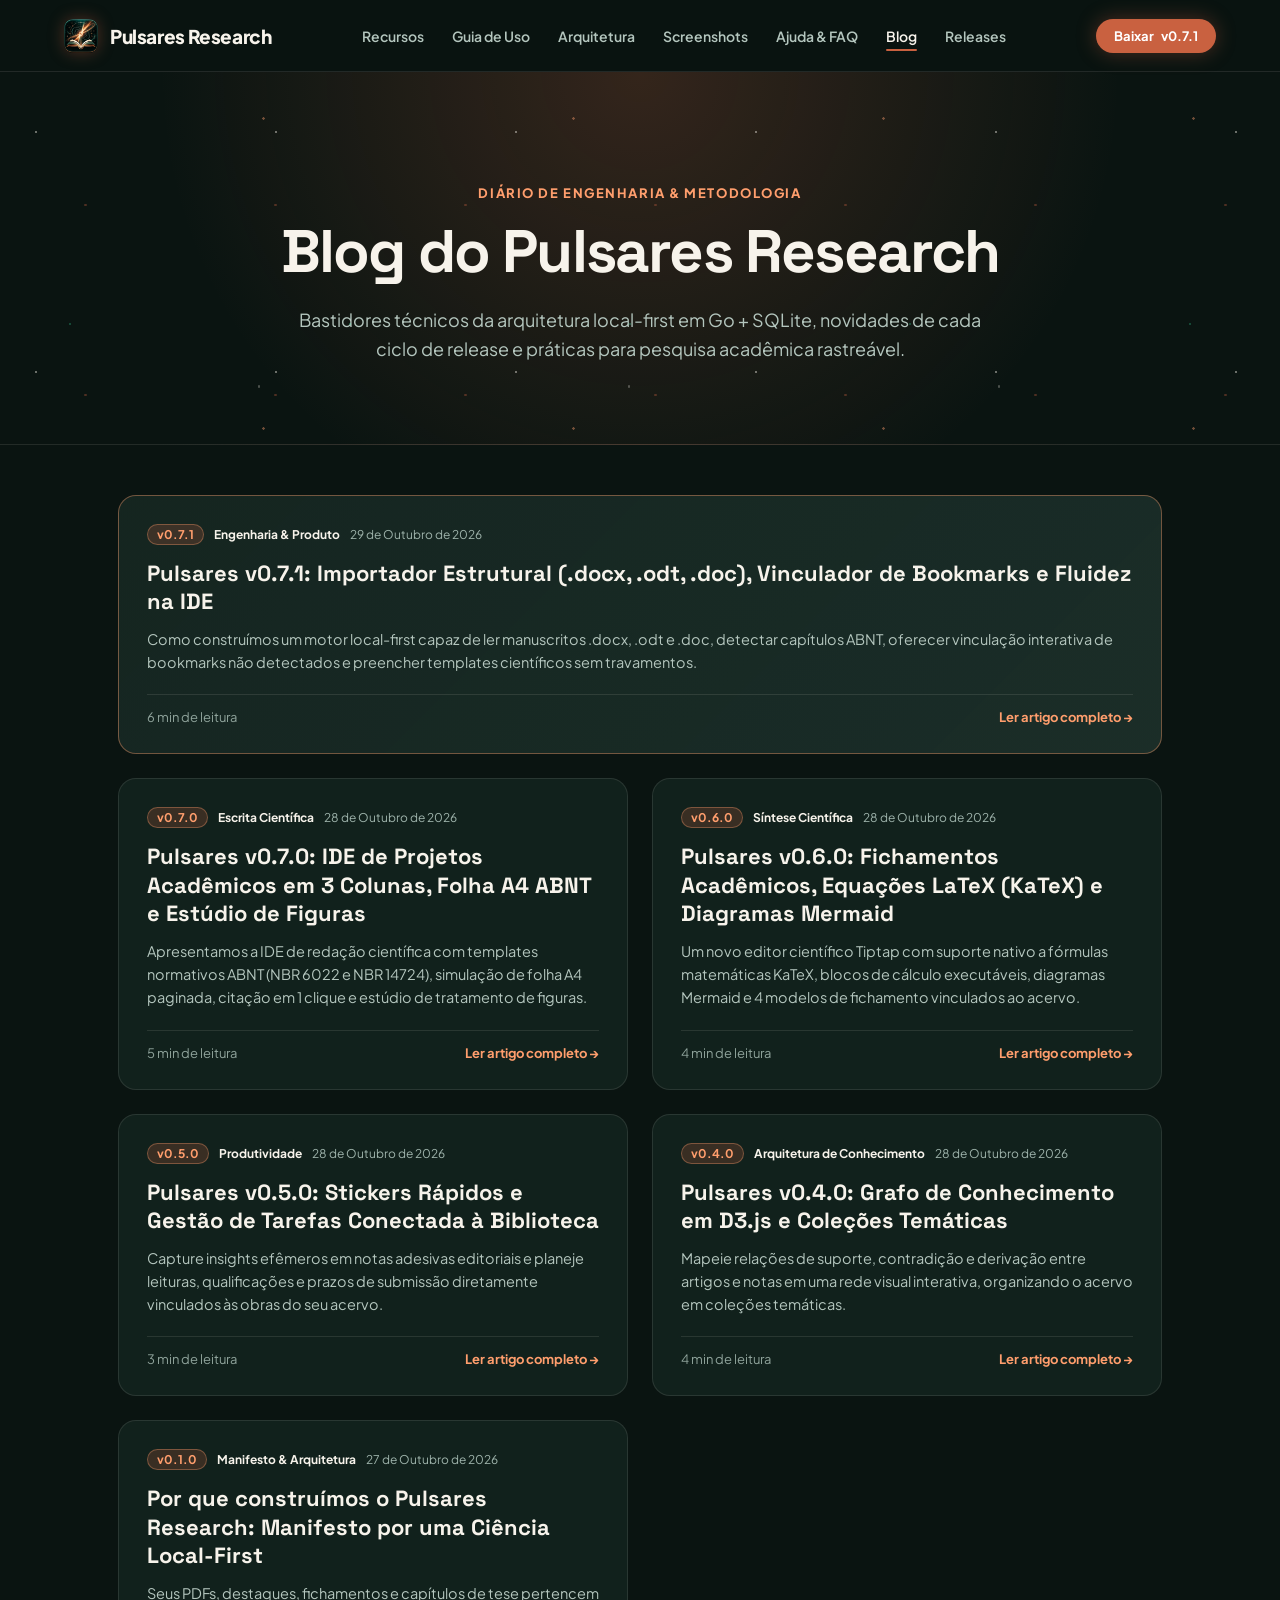
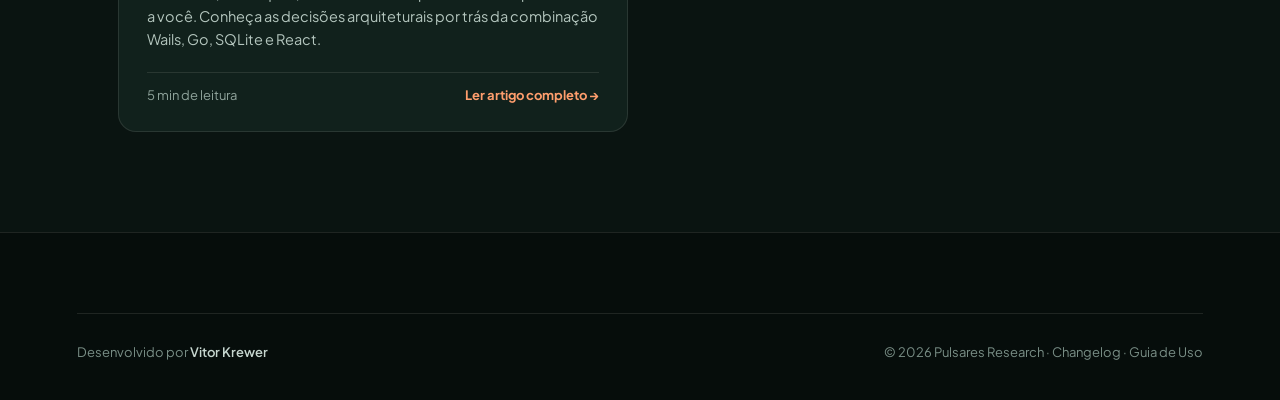
<file: blog.html>
<!doctype html>
<html lang="pt-BR">

<head>
  <meta charset="UTF-8" />
  <meta name="viewport" content="width=device-width, initial-scale=1.0" />
  <title>Blog de Engenharia &amp; Pesquisa — Pulsares Research</title>
  <meta name="description"
    content="Artigos técnicos, notas de arquitetura local-first, novidades de versão e guias de produtividade acadêmica da equipe do Pulsares Research." />
  <link rel="icon" type="image/png" href="assets/pulsares-icon.png" />
  <link rel="preconnect" href="https://fonts.googleapis.com" />
  <link rel="preconnect" href="https://fonts.gstatic.com" crossorigin />
  <link
    href="https://fonts.googleapis.com/css2?family=Plus+Jakarta+Sans:ital,wght@0,300..800;1,300..800&family=Space+Grotesk:wght@500;700&family=JetBrains+Mono:wght@400;500;600&display=swap"
    rel="stylesheet" />
  <link rel="stylesheet" href="styles.css?v=0.7.1" />
</head>

<body>
  <!-- HEADER FIXO -->
  <header class="site-header">
    <a class="brand" href="index.html" aria-label="Pulsares Research">
      <img src="assets/pulsares-icon.png" alt="Logo Pulsares Research" />
      <span>Pulsares Research</span>
    </a>

    <nav class="header-nav" aria-label="Navegação principal">
      <a href="recursos.html">Recursos</a>
      <a href="guia-usuario.html">Guia de Uso</a>
      <a href="index.html#arquitetura">Arquitetura</a>
      <a href="screenshots.html">Screenshots</a>
      <a href="help.html">Ajuda &amp; FAQ</a>
      <a class="active" href="blog.html">Blog</a>
      <a href="release.html">Releases</a>
    </nav>

    <div class="header-actions">
      <a class="header-download-btn" href="index.html#downloads">
        <span>Baixar</span>
        <span id="header-version-badge">v0.7.1</span>
      </a>
      <button class="menu-toggle-btn" id="mobile-menu-toggle" type="button" aria-label="Abrir menu de navegação"
        aria-expanded="false">
        <svg width="22" height="22" viewBox="0 0 24 24" fill="currentColor" aria-hidden="true">
          <path d="M3 6h18v2H3V6zm0 5h18v2H3v-2zm0 5h18v2H3v-2z" />
        </svg>
      </button>
    </div>
  </header>

  <!-- DRAWER MOBILE -->
  <div class="mobile-drawer-overlay" id="mobile-drawer-overlay" aria-hidden="true"></div>
  <aside class="mobile-nav-drawer" id="mobile-nav-drawer" aria-label="Navegação mobile" aria-hidden="true">
    <div class="mobile-nav-links">
      <a href="recursos.html">Recursos</a>
      <a href="guia-usuario.html">Guia de Uso</a>
      <a href="index.html#arquitetura">Arquitetura Técnica</a>
      <a href="screenshots.html">Galeria de Telas</a>
      <a href="help.html">Ajuda &amp; FAQ</a>
      <a class="active" href="blog.html">Blog</a>
      <a href="release.html">Notas de Release (Changelog)</a>
    </div>
    <div class="mobile-drawer-footer">
      <a class="btn-drawer-download" href="index.html#downloads">
        <span>Baixar Pulsares Research</span>
      </a>
      <span class="drawer-version-tag">Versão mais recente: v0.7.1</span>
    </div>
  </aside>

  <main id="top">
    <section class="page-hero">
      <div class="starfield" aria-hidden="true"></div>
      <p class="kicker">Diário de Engenharia &amp; Metodologia</p>
      <h1 class="page-title">Blog do Pulsares Research</h1>
      <p class="page-subtitle">
        Bastidores técnicos da arquitetura local-first em Go + SQLite, novidades de cada ciclo de release e práticas
        para pesquisa acadêmica rastreável.
      </p>
    </section>

    <section class="blog-container">
      <div id="blog-posts-grid" class="blog-grid">
        <!-- Populated dynamically from posts/posts.json -->
      </div>
    </section>
  </main>

  <footer class="site-footer">
    <div class="footer-bottom">
      <div class="footer-creator">
        Desenvolvido por <a href="https://www.linkedin.com/in/vitorkrewer/" target="_blank" rel="noreferrer">Vitor Krewer</a>
      </div>
      <div>
        © <span id="year"></span> Pulsares Research · <a href="release.html">Changelog</a> · <a href="guia-usuario.html">Guia de Uso</a>
      </div>
    </div>
  </footer>

  <script src="script.js?v=0.7.1"></script>
  <script>
    (function () {
      const grid = document.getElementById('blog-posts-grid');
      fetch('posts/posts.json')
        .then(function (r) { return r.json(); })
        .then(function (posts) {
          grid.innerHTML = posts.map(function (post) {
            const featuredClass = post.featured ? ' blog-card-featured' : '';
            return (
              '<article class="blog-card' + featuredClass + '">' +
              '<div class="blog-card-meta">' +
              '<span class="blog-badge">' + post.version + '</span>' +
              '<span class="blog-category">' + post.category + '</span>' +
              '<time datetime="' + post.date + '">' + post.displayDate + '</time>' +
              '</div>' +
              '<h2 class="blog-card-title"><a href="post.html?slug=' + post.slug + '">' + post.title + '</a></h2>' +
              '<p class="blog-card-excerpt">' + post.excerpt + '</p>' +
              '<div class="blog-card-footer">' +
              '<span class="blog-reading-time">' + post.readingTime + '</span>' +
              '<a href="post.html?slug=' + post.slug + '" class="blog-read-link">Ler artigo completo &rarr;</a>' +
              '</div>' +
              '</article>'
            );
          }).join('');
        })
        .catch(function () {
          grid.innerHTML = '<p>Não foi possível carregar os artigos do blog.</p>';
        });
    })();
  </script>
</body>

</html>
</file>
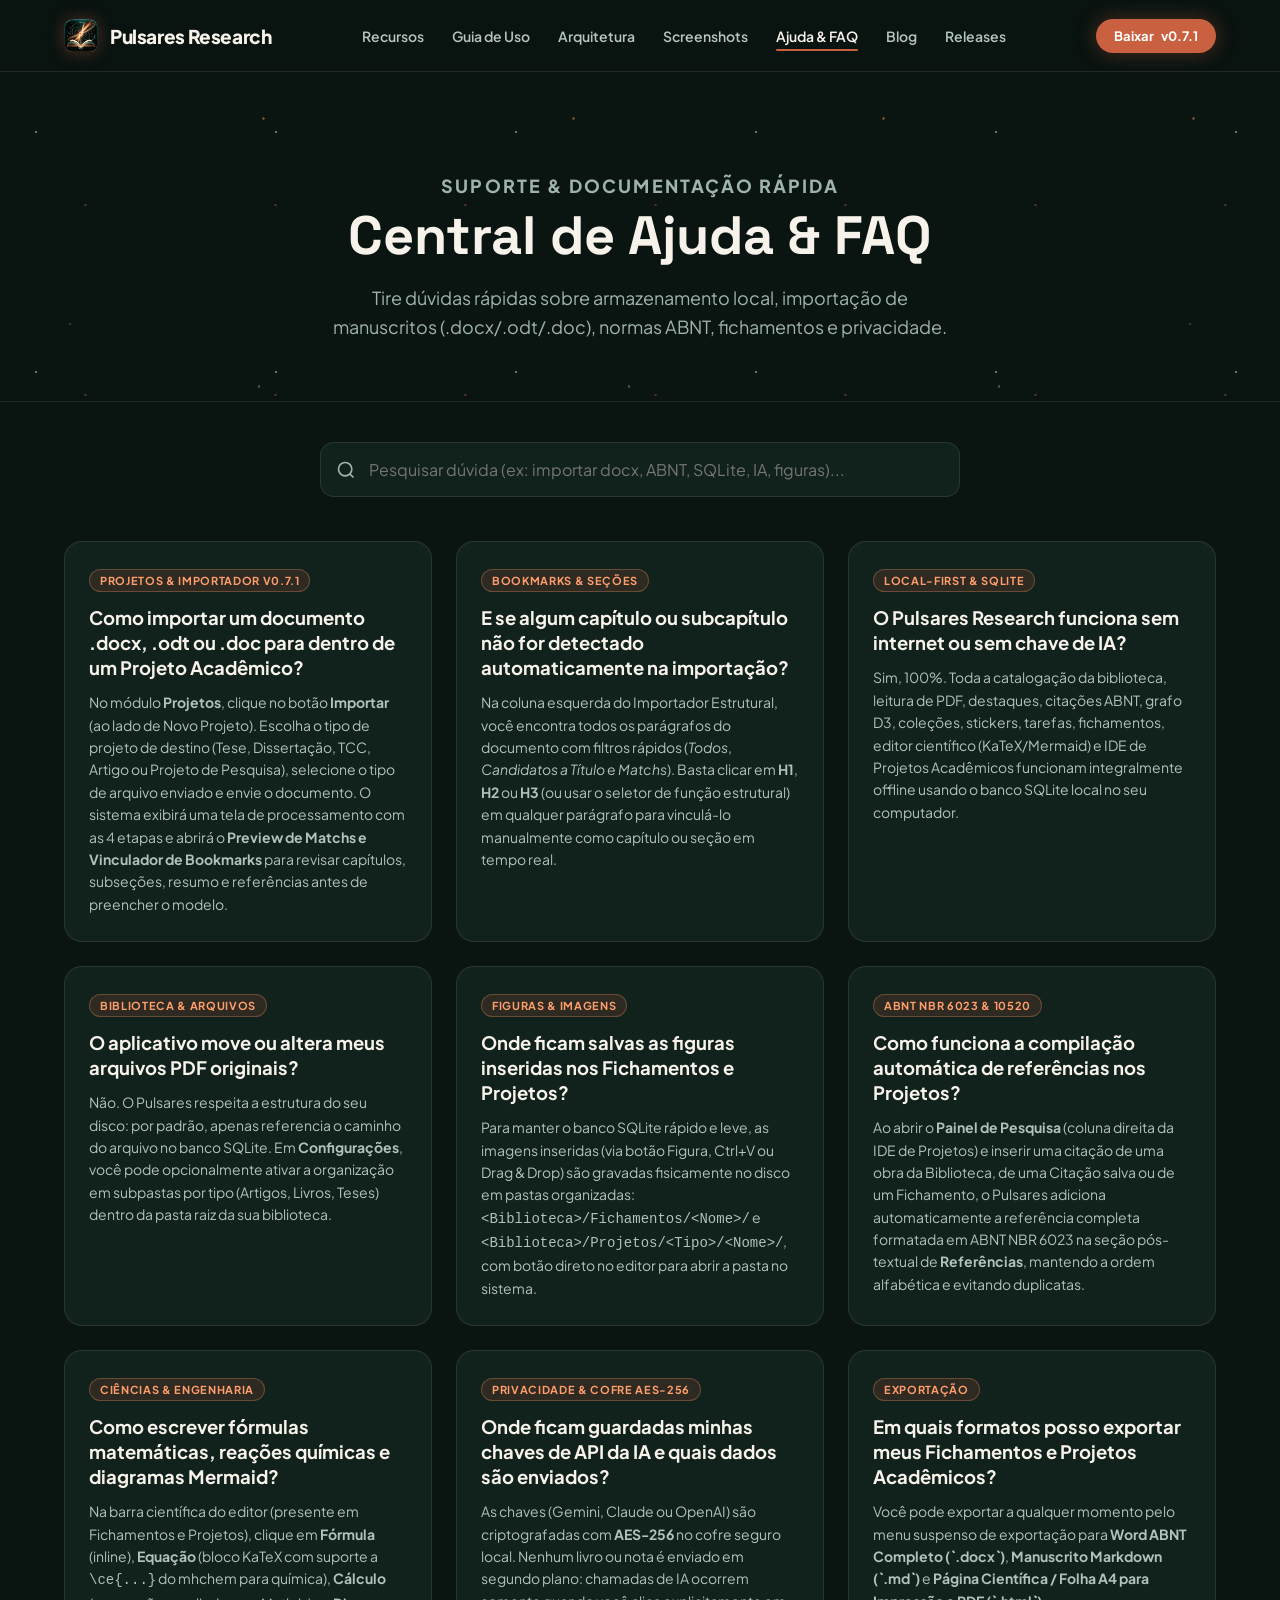
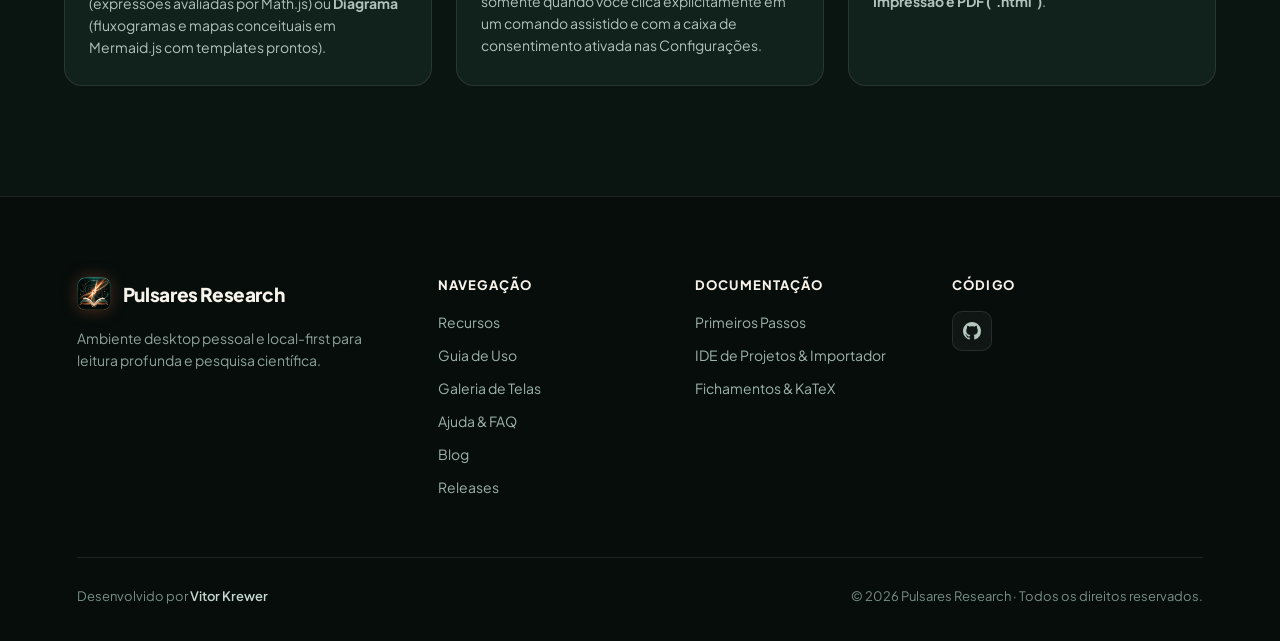
<file: help.html>
<!doctype html>
<html lang="pt-BR">

<head>
  <meta charset="UTF-8" />
  <meta name="viewport" content="width=device-width, initial-scale=1.0" />
  <meta name="description" content="Central de Ajuda e Perguntas Frequentes (FAQ) do Pulsares Research." />
  <link rel="icon" type="image/png" href="assets/pulsares-icon.png" />
  <title>Ajuda &amp; FAQ — Pulsares Research</title>

  <link rel="preconnect" href="https://fonts.googleapis.com" />
  <link rel="preconnect" href="https://fonts.gstatic.com" crossorigin />
  <link
    href="https://fonts.googleapis.com/css2?family=Plus+Jakarta+Sans:ital,wght@0,300..800;1,300..800&family=Space+Grotesk:wght@500;700&display=swap"
    rel="stylesheet" />

  <link rel="stylesheet" href="styles.css?v=0.7.1" />
  <style>
    .help-hero {
      position: relative;
      padding: 100px 20px 60px;
      text-align: center;
      border-bottom: 1px solid var(--border-subtle);
      overflow: hidden;
    }
    .help-hero h1 {
      font-family: 'Space Grotesk', Georgia, serif;
      font-size: clamp(34px, 4.5vw, 54px);
      font-weight: 800;
      color: var(--paper-100);
      margin: 0 0 14px;
    }
    .help-hero p {
      color: #9eb3ab;
      font-size: 18px;
      max-width: 640px;
      margin: 0 auto;
      line-height: 1.6;
    }
    .help-container {
      max-width: 1200px;
      margin: 0 auto;
      padding: 40px 24px 110px;
    }
    .help-search-box {
      max-width: 640px;
      margin: 0 auto 44px;
      position: relative;
    }
    .help-search-box input {
      width: 100%;
      background: var(--glass-card);
      border: 1px solid var(--border-subtle);
      border-radius: 14px;
      padding: 16px 20px 16px 48px;
      color: #fff;
      font-size: 16px;
      outline: none;
      font-family: inherit;
    }
    .help-search-box input:focus {
      border-color: var(--amber-400);
      box-shadow: 0 0 0 3px rgba(201, 97, 64, 0.25);
    }
    .help-search-box .search-icon {
      position: absolute;
      left: 16px;
      top: 50%;
      transform: translateY(-50%);
      width: 20px;
      height: 20px;
      color: #9eb3ab;
    }
    .help-grid {
      display: grid;
      grid-template-columns: repeat(auto-fill, minmax(340px, 1fr));
      gap: 24px;
    }
    .help-card {
      background: var(--glass-card);
      border: 1px solid var(--border-subtle);
      border-radius: 18px;
      padding: 26px 24px;
      display: flex;
      flex-direction: column;
      justify-content: space-between;
      transition: all 0.22s ease;
    }
    .help-card:hover {
      transform: translateY(-4px);
      border-color: rgba(255, 158, 109, 0.45);
      box-shadow: 0 16px 36px rgba(0, 0, 0, 0.45);
    }
    .help-card-badge {
      display: inline-block;
      width: fit-content;
      font-size: 11px;
      font-weight: 700;
      text-transform: uppercase;
      letter-spacing: 0.06em;
      color: var(--amber-400);
      background: rgba(201, 97, 64, 0.16);
      border: 1px solid rgba(255, 158, 109, 0.28);
      padding: 4px 10px;
      border-radius: 999px;
      margin-bottom: 14px;
    }
    .help-card h3 {
      font-size: 18.5px;
      color: var(--paper-100);
      margin: 0 0 10px;
      line-height: 1.35;
    }
    .help-card p {
      font-size: 14px;
      color: #b0c2bb;
      line-height: 1.6;
      margin: 0;
    }
  </style>
</head>

<body>
  <header class="site-header">
    <a class="brand" href="index.html" aria-label="Pulsares Research">
      <img src="assets/pulsares-icon.png" alt="Logo Pulsares Research" />
      <span>Pulsares Research</span>
    </a>

    <nav class="header-nav" aria-label="Navegação principal">
      <a href="recursos.html">Recursos</a>
      <a href="guia-usuario.html">Guia de Uso</a>
      <a href="index.html#arquitetura">Arquitetura</a>
      <a href="screenshots.html">Screenshots</a>
      <a class="active" href="help.html">Ajuda &amp; FAQ</a>
      <a href="blog.html">Blog</a>
      <a href="release.html">Releases</a>
    </nav>

    <div class="header-actions">
      <a class="header-download-btn" href="index.html#downloads">
        <span>Baixar</span>
        <span id="header-version-badge">v0.7.1</span>
      </a>
      <button class="menu-toggle-btn" id="mobile-menu-toggle" type="button" aria-label="Abrir menu de navegação"
        aria-expanded="false">
        <svg width="22" height="22" viewBox="0 0 24 24" fill="currentColor" aria-hidden="true">
          <path d="M3 6h18v2H3V6zm0 5h18v2H3v-2zm0 5h18v2H3v-2z" />
        </svg>
      </button>
    </div>
  </header>

  <div class="mobile-drawer-overlay" id="mobile-drawer-overlay" aria-hidden="true"></div>
  <aside class="mobile-nav-drawer" id="mobile-nav-drawer" aria-label="Navegação mobile" aria-hidden="true">
    <div class="mobile-nav-links">
      <a href="recursos.html">Recursos</a>
      <a href="guia-usuario.html">Guia de Uso</a>
      <a href="index.html#arquitetura">Arquitetura Técnica</a>
      <a href="screenshots.html">Galeria de Telas</a>
      <a class="active" href="help.html">Ajuda &amp; FAQ</a>
      <a href="blog.html">Blog</a>
      <a href="release.html">Notas de Release (Changelog)</a>
    </div>
    <div class="mobile-drawer-footer">
      <a class="btn-drawer-download" href="index.html#downloads">
        <span>Baixar Pulsares Research</span>
      </a>
      <span class="drawer-version-tag">Versão mais recente: v0.7.1</span>
    </div>
  </aside>

  <main id="top">
    <section class="help-hero">
      <div class="starfield" aria-hidden="true"></div>
      <p class="kicker">Suporte &amp; Documentação Rápida</p>
      <h1>Central de Ajuda &amp; FAQ</h1>
      <p>Tire dúvidas rápidas sobre armazenamento local, importação de manuscritos (.docx/.odt/.doc), normas ABNT, fichamentos e privacidade.</p>
    </section>

    <section class="help-container">
      <div class="help-search-box">
        <svg class="search-icon" viewBox="0 0 24 24" fill="none" stroke="currentColor" stroke-width="2">
          <circle cx="11" cy="11" r="8"></circle>
          <line x1="21" y1="21" x2="16.65" y2="16.65"></line>
        </svg>
        <input type="search" id="faq-search" placeholder="Pesquisar dúvida (ex: importar docx, ABNT, SQLite, IA, figuras)..." />
      </div>

      <div class="help-grid" id="faq-grid">
        <article class="help-card">
          <div>
            <span class="help-card-badge">Projetos &amp; Importador v0.7.1</span>
            <h3>Como importar um documento .docx, .odt ou .doc para dentro de um Projeto Acadêmico?</h3>
            <p>No módulo <strong>Projetos</strong>, clique no botão <strong>Importar</strong> (ao lado de Novo Projeto). Escolha o tipo de projeto de destino (Tese, Dissertação, TCC, Artigo ou Projeto de Pesquisa), selecione o tipo de arquivo enviado e envie o documento. O sistema exibirá uma tela de processamento com as 4 etapas e abrirá o <strong>Preview de Matchs e Vinculador de Bookmarks</strong> para revisar capítulos, subseções, resumo e referências antes de preencher o modelo.</p>
          </div>
        </article>

        <article class="help-card">
          <div>
            <span class="help-card-badge">Bookmarks &amp; Seções</span>
            <h3>E se algum capítulo ou subcapítulo não for detectado automaticamente na importação?</h3>
            <p>Na coluna esquerda do Importador Estrutural, você encontra todos os parágrafos do documento com filtros rápidos (<em>Todos</em>, <em>Candidatos a Título</em> e <em>Matchs</em>). Basta clicar em <strong>H1</strong>, <strong>H2</strong> ou <strong>H3</strong> (ou usar o seletor de função estrutural) em qualquer parágrafo para vinculá-lo manualmente como capítulo ou seção em tempo real.</p>
          </div>
        </article>

        <article class="help-card">
          <div>
            <span class="help-card-badge">Local-First &amp; SQLite</span>
            <h3>O Pulsares Research funciona sem internet ou sem chave de IA?</h3>
            <p>Sim, 100%. Toda a catalogação da biblioteca, leitura de PDF, destaques, citações ABNT, grafo D3, coleções, stickers, tarefas, fichamentos, editor científico (KaTeX/Mermaid) e IDE de Projetos Acadêmicos funcionam integralmente offline usando o banco SQLite local no seu computador.</p>
          </div>
        </article>

        <article class="help-card">
          <div>
            <span class="help-card-badge">Biblioteca &amp; Arquivos</span>
            <h3>O aplicativo move ou altera meus arquivos PDF originais?</h3>
            <p>Não. O Pulsares respeita a estrutura do seu disco: por padrão, apenas referencia o caminho do arquivo no banco SQLite. Em <strong>Configurações</strong>, você pode opcionalmente ativar a organização em subpastas por tipo (Artigos, Livros, Teses) dentro da pasta raiz da sua biblioteca.</p>
          </div>
        </article>

        <article class="help-card">
          <div>
            <span class="help-card-badge">Figuras &amp; Imagens</span>
            <h3>Onde ficam salvas as figuras inseridas nos Fichamentos e Projetos?</h3>
            <p>Para manter o banco SQLite rápido e leve, as imagens inseridas (via botão Figura, Ctrl+V ou Drag &amp; Drop) são gravadas fisicamente no disco em pastas organizadas: <code>&lt;Biblioteca&gt;/Fichamentos/&lt;Nome&gt;/</code> e <code>&lt;Biblioteca&gt;/Projetos/&lt;Tipo&gt;/&lt;Nome&gt;/</code>, com botão direto no editor para abrir a pasta no sistema.</p>
          </div>
        </article>

        <article class="help-card">
          <div>
            <span class="help-card-badge">ABNT NBR 6023 &amp; 10520</span>
            <h3>Como funciona a compilação automática de referências nos Projetos?</h3>
            <p>Ao abrir o <strong>Painel de Pesquisa</strong> (coluna direita da IDE de Projetos) e inserir uma citação de uma obra da Biblioteca, de uma Citação salva ou de um Fichamento, o Pulsares adiciona automaticamente a referência completa formatada em ABNT NBR 6023 na seção pós-textual de <strong>Referências</strong>, mantendo a ordem alfabética e evitando duplicatas.</p>
          </div>
        </article>

        <article class="help-card">
          <div>
            <span class="help-card-badge">Ciências &amp; Engenharia</span>
            <h3>Como escrever fórmulas matemáticas, reações químicas e diagramas Mermaid?</h3>
            <p>Na barra científica do editor (presente em Fichamentos e Projetos), clique em <strong>Fórmula</strong> (inline), <strong>Equação</strong> (bloco KaTeX com suporte a <code>\ce{...}</code> do mhchem para química), <strong>Cálculo</strong> (expressões avaliadas por Math.js) ou <strong>Diagrama</strong> (fluxogramas e mapas conceituais em Mermaid.js com templates prontos).</p>
          </div>
        </article>

        <article class="help-card">
          <div>
            <span class="help-card-badge">Privacidade &amp; Cofre AES-256</span>
            <h3>Onde ficam guardadas minhas chaves de API da IA e quais dados são enviados?</h3>
            <p>As chaves (Gemini, Claude ou OpenAI) são criptografadas com <strong>AES-256</strong> no cofre seguro local. Nenhum livro ou nota é enviado em segundo plano: chamadas de IA ocorrem somente quando você clica explicitamente em um comando assistido e com a caixa de consentimento ativada nas Configurações.</p>
          </div>
        </article>

        <article class="help-card">
          <div>
            <span class="help-card-badge">Exportação</span>
            <h3>Em quais formatos posso exportar meus Fichamentos e Projetos Acadêmicos?</h3>
            <p>Você pode exportar a qualquer momento pelo menu suspenso de exportação para <strong>Word ABNT Completo (`.docx`)</strong>, <strong>Manuscrito Markdown (`.md`)</strong> e <strong>Página Científica / Folha A4 para Impressão e PDF (`.html`)</strong>.</p>
          </div>
        </article>
      </div>
    </section>
  </main>

  <footer class="site-footer">
    <div class="footer-top">
      <div class="footer-brand-col">
        <a class="brand" href="index.html">
          <img src="assets/pulsares-icon.png" alt="" />
          <span>Pulsares Research</span>
        </a>
        <p class="footer-tagline">Ambiente desktop pessoal e local-first para leitura profunda e pesquisa científica.</p>
      </div>
      <div class="footer-col">
        <h5>Navegação</h5>
        <ul>
          <li><a href="recursos.html">Recursos</a></li>
          <li><a href="guia-usuario.html">Guia de Uso</a></li>
          <li><a href="screenshots.html">Galeria de Telas</a></li>
          <li><a href="help.html">Ajuda &amp; FAQ</a></li>
          <li><a href="blog.html">Blog</a></li>
          <li><a href="release.html">Releases</a></li>
        </ul>
      </div>
      <div class="footer-col">
        <h5>Documentação</h5>
        <ul>
          <li><a href="guia-usuario.html?cap=01-introducao-instalacao">Primeiros Passos</a></li>
          <li><a href="guia-usuario.html?cap=06-projetos-academicos-abnt">IDE de Projetos &amp; Importador</a></li>
          <li><a href="guia-usuario.html?cap=05-fichamentos-e-editor-cientifico">Fichamentos &amp; KaTeX</a></li>
        </ul>
      </div>
      <div class="footer-col">
        <h5>Código</h5>
        <div class="social-icon-links">
          <a class="social-icon-btn" href="https://github.com/vitorkrewer/pulsares-research-web" target="_blank" rel="noreferrer" aria-label="GitHub">
            <svg viewBox="0 0 24 24"><path d="M12 0C5.37 0 0 5.37 0 12c0 5.31 3.435 9.795 8.205 11.385.6.105.825-.255.825-.57 0-.285-.015-1.23-.015-2.235-3.015.555-3.795-.735-4.035-1.41-.135-.345-.72-1.41-1.23-1.695-.42-.225-1.02-.78-.015-.795.945-.015 1.62.87 1.845 1.23 1.08 1.815 2.805 1.305 3.495.99.105-.78.42-1.305.765-1.605-2.67-.3-5.46-1.335-5.46-5.925 0-1.305.465-2.385 1.23-3.225-.12-.3-.54-1.53.12-3.18 0 0 1.005-.315 3.3 1.23.96-.27 1.98-.405 3-.405s2.04.135 3 .405c2.295-1.56 3.3-1.23 3.3-1.23.66 1.65.24 2.88.12 3.18.765.84 1.23 1.905 1.23 3.225 0 4.605-2.805 5.625-5.475 5.925.435.375.81 1.095.81 2.22 0 1.605-.015 2.895-.015 3.3 0 .315.225.69.825.57A12.02 12.02 0 0024 12c0-6.63-5.37-12-12-12z" /></svg>
          </a>
        </div>
      </div>
    </div>
    <div class="footer-bottom">
      <div class="footer-creator">Desenvolvido por <a href="https://www.linkedin.com/in/vitorkrewer/" target="_blank" rel="noreferrer">Vitor Krewer</a></div>
      <div>© <span id="year"></span> Pulsares Research · Todos os direitos reservados.</div>
    </div>
  </footer>

  <script src="script.js?v=0.7.1"></script>
  <script>
    const faqSearch = document.getElementById("faq-search");
    const faqCards = document.querySelectorAll("#faq-grid .help-card");
    if (faqSearch) {
      faqSearch.addEventListener("input", (e) => {
        const q = e.target.value.toLowerCase().trim();
        faqCards.forEach((card) => {
          const match = !q || card.textContent.toLowerCase().includes(q);
          card.style.display = match ? "flex" : "none";
        });
      });
    }
  </script>
</body>

</html>
</file>
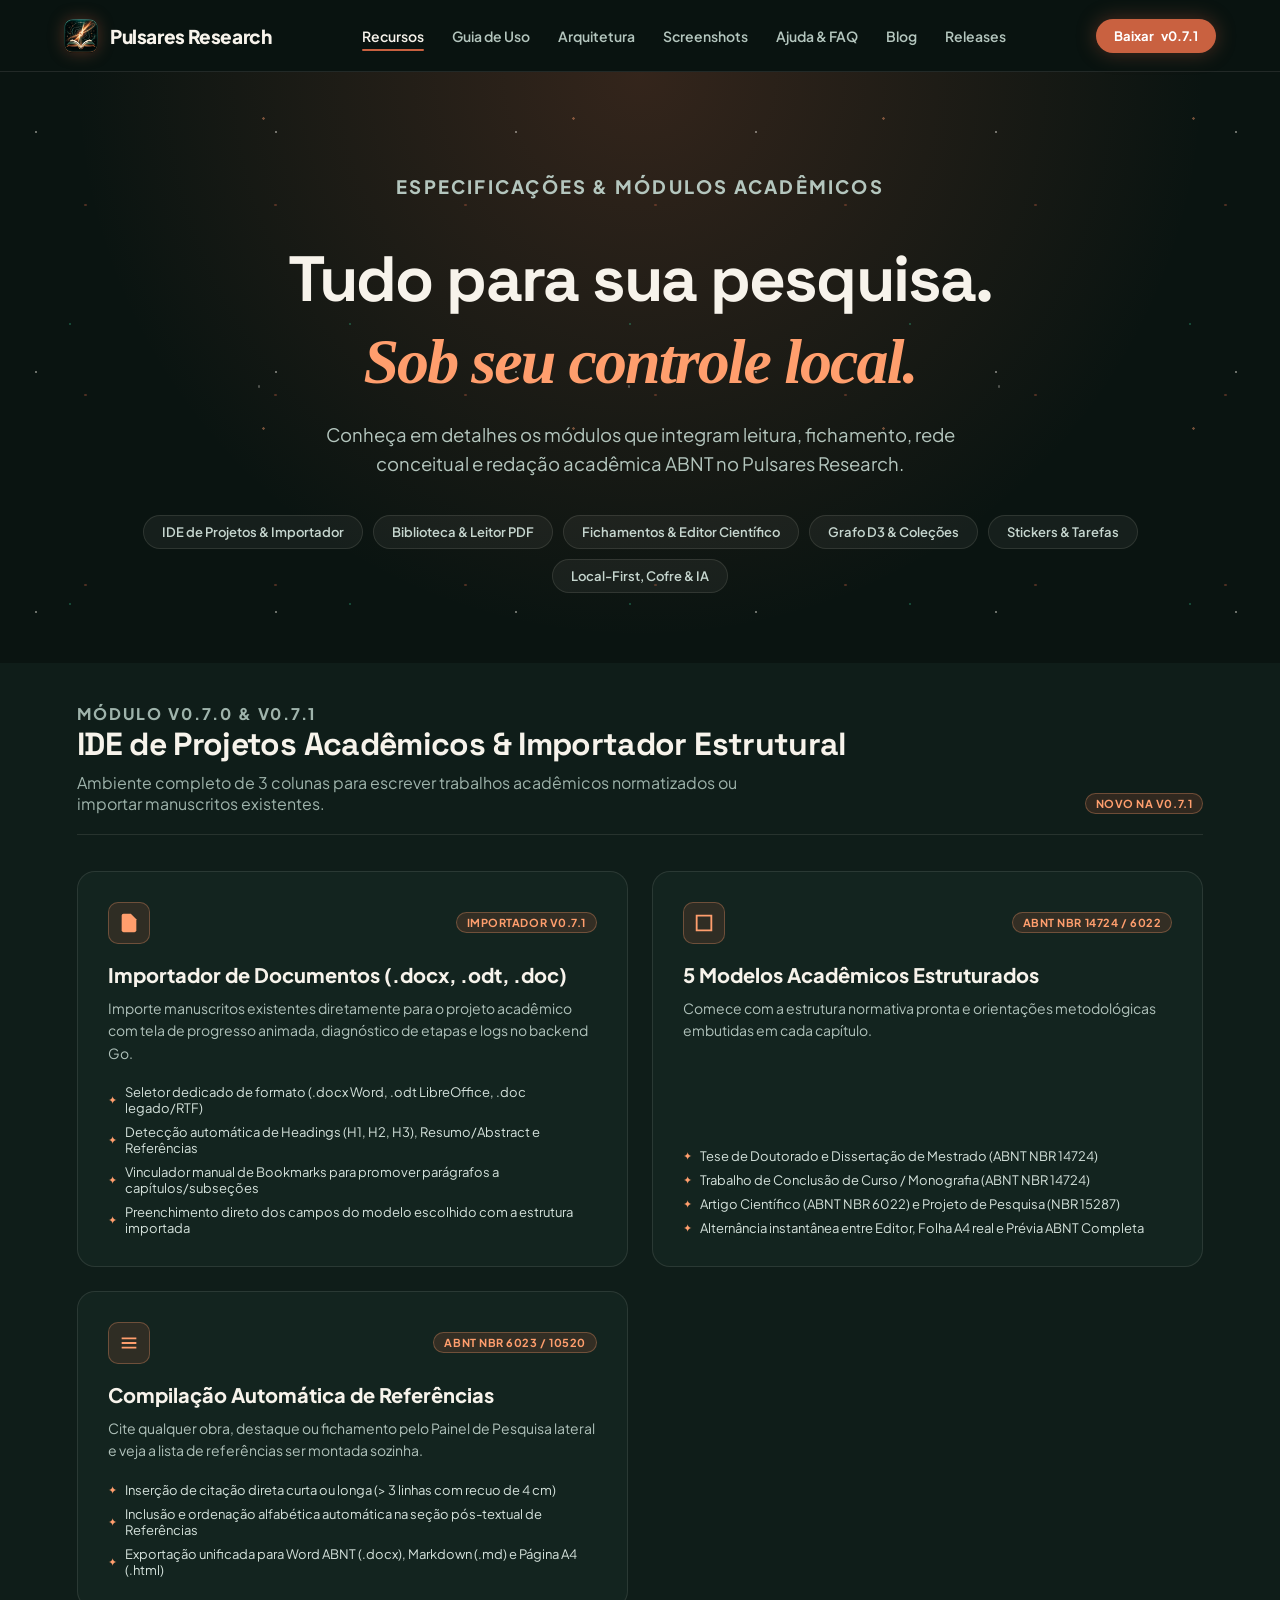
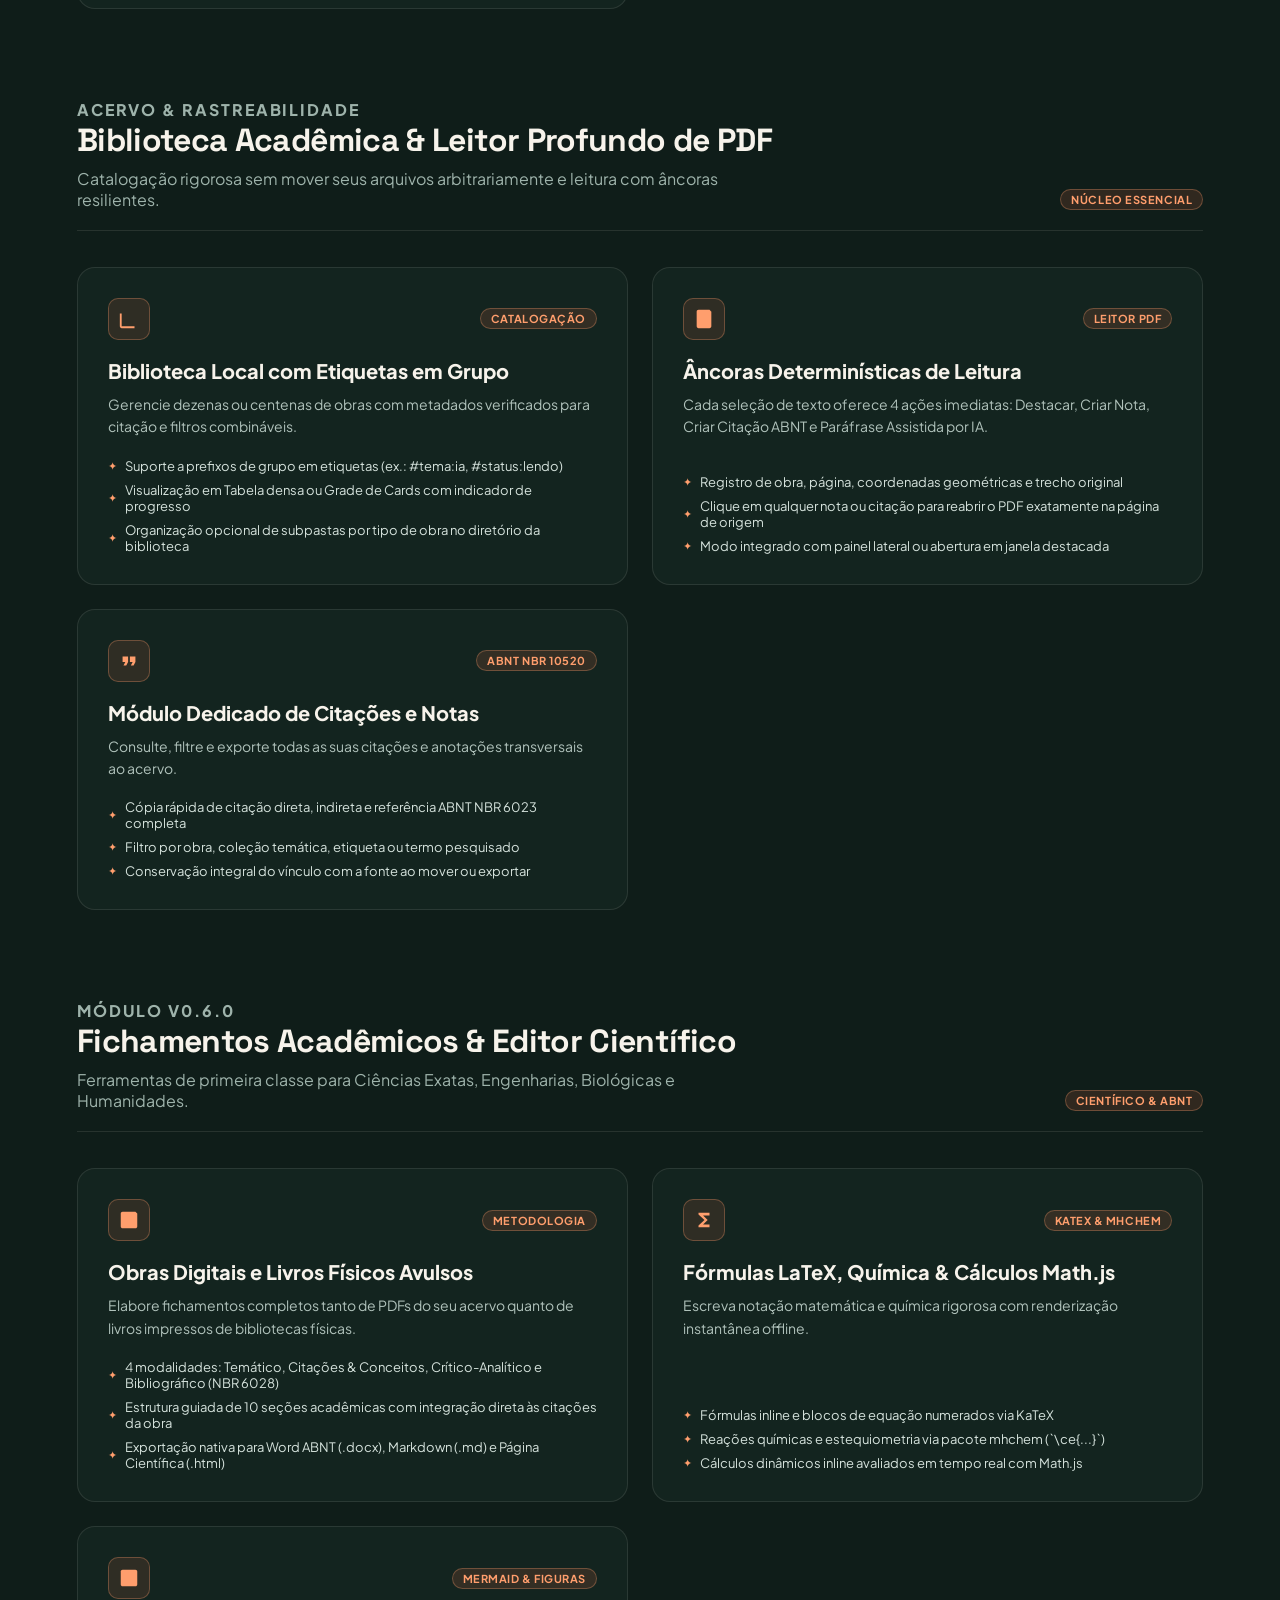
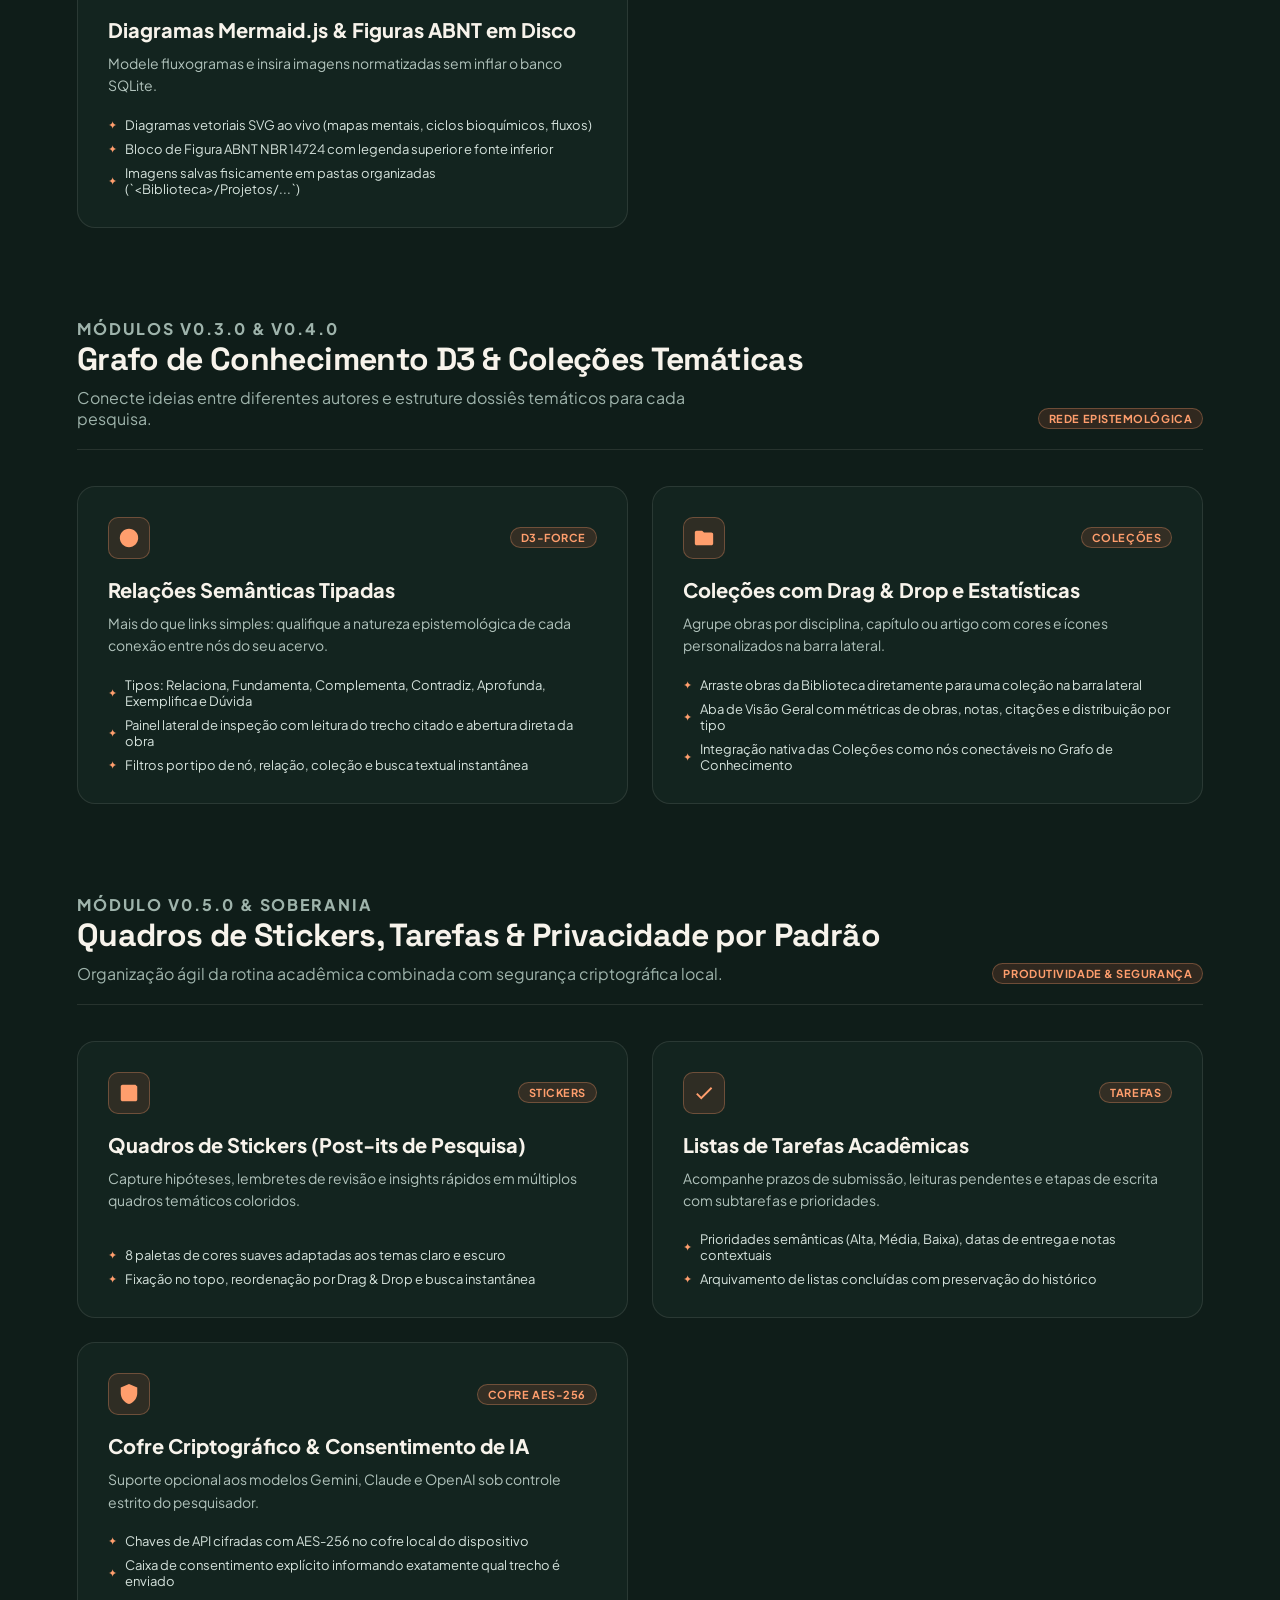
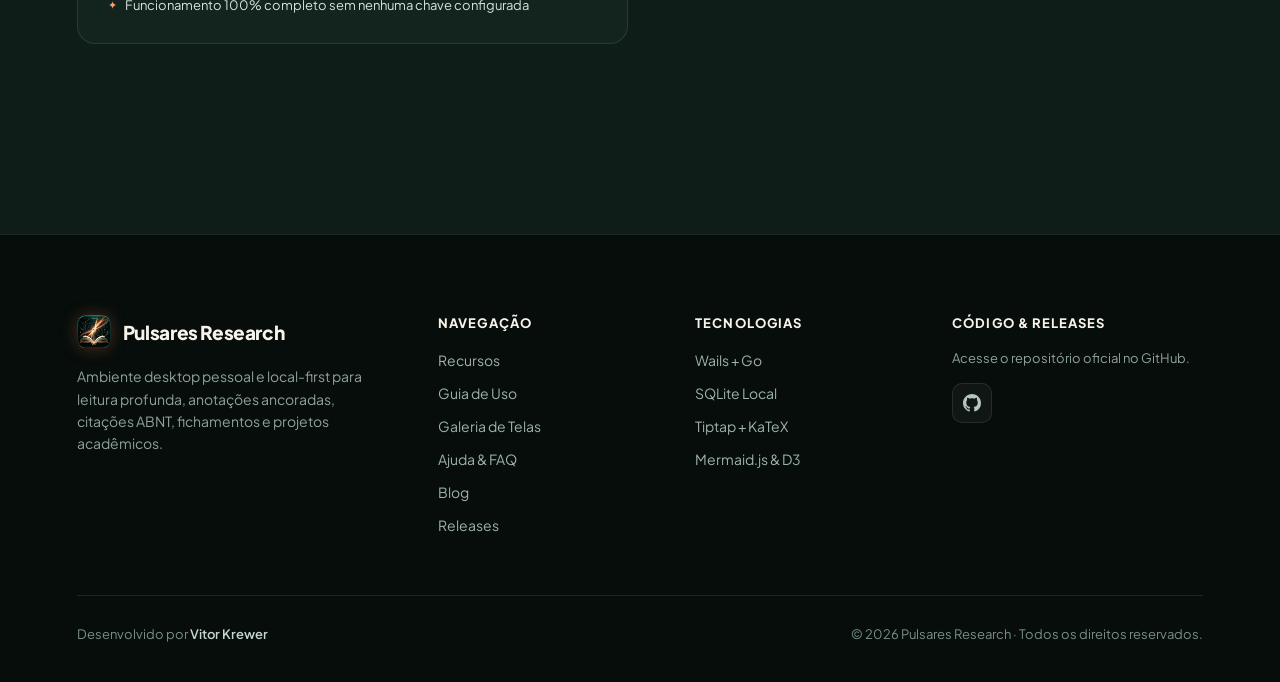
<file: recursos.html>
<!doctype html>
<html lang="pt-BR">

<head>
  <meta charset="UTF-8" />
  <meta name="viewport" content="width=device-width, initial-scale=1.0" />
  <meta name="description"
    content="Catálogo completo de recursos do Pulsares Research: Biblioteca Local-First, Leitor de PDF com Âncoras, Citações ABNT, Grafo D3, Fichamentos, Editor Científico KaTeX/Mermaid, IDE de Projetos Acadêmicos e Importador .docx/.odt/.doc." />
  <link rel="icon" type="image/png" href="assets/pulsares-icon.png" />
  <title>Recursos &amp; Funcionalidades — Pulsares Research</title>

  <link rel="preconnect" href="https://fonts.googleapis.com" />
  <link rel="preconnect" href="https://fonts.gstatic.com" crossorigin />
  <link
    href="https://fonts.googleapis.com/css2?family=Plus+Jakarta+Sans:ital,wght@0,300..800;1,300..800&family=Space+Grotesk:wght@500;700&display=swap"
    rel="stylesheet" />

  <link rel="stylesheet" href="styles.css?v=0.7.1" />
</head>

<body>
  <header class="site-header">
    <a class="brand" href="index.html" aria-label="Pulsares Research">
      <img src="assets/pulsares-icon.png" alt="Logo Pulsares Research" />
      <span>Pulsares Research</span>
    </a>

    <nav class="header-nav" aria-label="Navegação principal">
      <a class="active" href="recursos.html">Recursos</a>
      <a href="guia-usuario.html">Guia de Uso</a>
      <a href="index.html#arquitetura">Arquitetura</a>
      <a href="screenshots.html">Screenshots</a>
      <a href="help.html">Ajuda &amp; FAQ</a>
      <a href="blog.html">Blog</a>
      <a href="release.html">Releases</a>
    </nav>

    <div class="header-actions">
      <a class="header-download-btn" href="index.html#downloads">
        <span>Baixar</span>
        <span id="header-version-badge">v0.7.1</span>
      </a>
      <button class="menu-toggle-btn" id="mobile-menu-toggle" type="button" aria-label="Abrir menu de navegação"
        aria-expanded="false">
        <svg width="22" height="22" viewBox="0 0 24 24" fill="currentColor" aria-hidden="true">
          <path d="M3 6h18v2H3V6zm0 5h18v2H3v-2zm0 5h18v2H3v-2z" />
        </svg>
      </button>
    </div>
  </header>

  <div class="mobile-drawer-overlay" id="mobile-drawer-overlay" aria-hidden="true"></div>
  <aside class="mobile-nav-drawer" id="mobile-nav-drawer" aria-label="Navegação mobile" aria-hidden="true">
    <div class="mobile-nav-links">
      <a class="active" href="recursos.html">Recursos</a>
      <a href="guia-usuario.html">Guia de Uso</a>
      <a href="index.html#arquitetura">Arquitetura Técnica</a>
      <a href="screenshots.html">Galeria de Telas</a>
      <a href="help.html">Ajuda &amp; FAQ</a>
      <a href="blog.html">Blog</a>
      <a href="release.html">Notas de Release (Changelog)</a>
    </div>
    <div class="mobile-drawer-footer">
      <a class="btn-drawer-download" href="index.html#downloads">
        <span>Baixar Pulsares Research</span>
      </a>
      <span class="drawer-version-tag">Versão mais recente: v0.7.1</span>
    </div>
  </aside>

  <main id="top">
    <section class="features-hero">
      <div class="starfield" aria-hidden="true"></div>
      <p class="kicker">Especificações &amp; Módulos Acadêmicos</p>
      <h1>Tudo para sua pesquisa.<br /><em>Sob seu controle local.</em></h1>
      <p>Conheça em detalhes os módulos que integram leitura, fichamento, rede conceitual e redação acadêmica ABNT no Pulsares Research.</p>

      <div class="category-nav-bar" aria-label="Navegação por categorias de recursos">
        <a class="category-nav-btn" href="#projetos-importador">IDE de Projetos &amp; Importador</a>
        <a class="category-nav-btn" href="#biblioteca-leitor">Biblioteca &amp; Leitor PDF</a>
        <a class="category-nav-btn" href="#fichamentos-ciencias">Fichamentos &amp; Editor Científico</a>
        <a class="category-nav-btn" href="#grafo-colecoes">Grafo D3 &amp; Coleções</a>
        <a class="category-nav-btn" href="#stickers-tarefas">Stickers &amp; Tarefas</a>
        <a class="category-nav-btn" href="#privacidade-ia">Local-First, Cofre &amp; IA</a>
      </div>
    </section>

    <section class="features-container">
      <!-- GRUPO 1: IDE DE PROJETOS ACADÊMICOS & IMPORTADOR ESTRUTURAL -->
      <div class="feature-group" id="projetos-importador">
        <div class="feature-group-header">
          <div>
            <p class="kicker">Módulo v0.7.0 &amp; v0.7.1</p>
            <h2>IDE de Projetos Acadêmicos &amp; Importador Estrutural</h2>
            <p>Ambiente completo de 3 colunas para escrever trabalhos acadêmicos normatizados ou importar manuscritos existentes.</p>
          </div>
          <span class="feature-tag-status">Novo na v0.7.1</span>
        </div>

        <div class="feature-detail-grid">
          <article class="feature-detail-card">
            <div class="feature-card-header">
              <div class="feature-icon-badge">
                <svg viewBox="0 0 24 24"><path d="M14 2H6a2 2 0 0 0-2 2v16a2 2 0 0 0 2 2h12a2 2 0 0 0 2-2V8l-6-6z" /></svg>
              </div>
              <span class="feature-tag-status">Importador v0.7.1</span>
            </div>
            <h3>Importador de Documentos (.docx, .odt, .doc)</h3>
            <p>Importe manuscritos existentes diretamente para o projeto acadêmico com tela de progresso animada, diagnóstico de etapas e logs no backend Go.</p>
            <ul>
              <li>Seletor dedicado de formato (.docx Word, .odt LibreOffice, .doc legado/RTF)</li>
              <li>Detecção automática de Headings (H1, H2, H3), Resumo/Abstract e Referências</li>
              <li>Vinculador manual de Bookmarks para promover parágrafos a capítulos/subseções</li>
              <li>Preenchimento direto dos campos do modelo escolhido com a estrutura importada</li>
            </ul>
          </article>

          <article class="feature-detail-card">
            <div class="feature-card-header">
              <div class="feature-icon-badge">
                <svg viewBox="0 0 24 24"><path d="M3 3h18v18H3V3zm16 16V5H5v14h14z" /></svg>
              </div>
              <span class="feature-tag-status">ABNT NBR 14724 / 6022</span>
            </div>
            <h3>5 Modelos Acadêmicos Estruturados</h3>
            <p>Comece com a estrutura normativa pronta e orientações metodológicas embutidas em cada capítulo.</p>
            <ul>
              <li>Tese de Doutorado e Dissertação de Mestrado (ABNT NBR 14724)</li>
              <li>Trabalho de Conclusão de Curso / Monografia (ABNT NBR 14724)</li>
              <li>Artigo Científico (ABNT NBR 6022) e Projeto de Pesquisa (NBR 15287)</li>
              <li>Alternância instantânea entre Editor, Folha A4 real e Prévia ABNT Completa</li>
            </ul>
          </article>

          <article class="feature-detail-card">
            <div class="feature-card-header">
              <div class="feature-icon-badge">
                <svg viewBox="0 0 24 24"><path d="M4 6h16v2H4zm0 5h16v2H4zm0 5h16v2H4z" /></svg>
              </div>
              <span class="feature-tag-status">ABNT NBR 6023 / 10520</span>
            </div>
            <h3>Compilação Automática de Referências</h3>
            <p>Cite qualquer obra, destaque ou fichamento pelo Painel de Pesquisa lateral e veja a lista de referências ser montada sozinha.</p>
            <ul>
              <li>Inserção de citação direta curta ou longa (&gt; 3 linhas com recuo de 4 cm)</li>
              <li>Inclusão e ordenação alfabética automática na seção pós-textual de Referências</li>
              <li>Exportação unificada para Word ABNT (.docx), Markdown (.md) e Página A4 (.html)</li>
            </ul>
          </article>
        </div>
      </div>

      <!-- GRUPO 2: BIBLIOTECA & LEITOR PDF -->
      <div class="feature-group" id="biblioteca-leitor">
        <div class="feature-group-header">
          <div>
            <p class="kicker">Acervo &amp; Rastreabilidade</p>
            <h2>Biblioteca Acadêmica &amp; Leitor Profundo de PDF</h2>
            <p>Catalogação rigorosa sem mover seus arquivos arbitrariamente e leitura com âncoras resilientes.</p>
          </div>
          <span class="feature-tag-status">Núcleo Essencial</span>
        </div>

        <div class="feature-detail-grid">
          <article class="feature-detail-card">
            <div class="feature-card-header">
              <div class="feature-icon-badge">
                <svg viewBox="0 0 24 24"><path d="M4 6H2v14c0 1.1.9 2 2 2h14v-2H4V6z" /></svg>
              </div>
              <span class="feature-tag-status">Catalogação</span>
            </div>
            <h3>Biblioteca Local com Etiquetas em Grupo</h3>
            <p>Gerencie dezenas ou centenas de obras com metadados verificados para citação e filtros combináveis.</p>
            <ul>
              <li>Suporte a prefixos de grupo em etiquetas (ex.: #tema:ia, #status:lendo)</li>
              <li>Visualização em Tabela densa ou Grade de Cards com indicador de progresso</li>
              <li>Organização opcional de subpastas por tipo de obra no diretório da biblioteca</li>
            </ul>
          </article>

          <article class="feature-detail-card">
            <div class="feature-card-header">
              <div class="feature-icon-badge">
                <svg viewBox="0 0 24 24"><path d="M18 2H6c-1.1 0-2 .9-2 2v16c0 1.1.9 2 2 2h12c1.1 0 2-.9 2-2V4z" /></svg>
              </div>
              <span class="feature-tag-status">Leitor PDF</span>
            </div>
            <h3>Âncoras Determinísticas de Leitura</h3>
            <p>Cada seleção de texto oferece 4 ações imediatas: Destacar, Criar Nota, Criar Citação ABNT e Paráfrase Assistida por IA.</p>
            <ul>
              <li>Registro de obra, página, coordenadas geométricas e trecho original</li>
              <li>Clique em qualquer nota ou citação para reabrir o PDF exatamente na página de origem</li>
              <li>Modo integrado com painel lateral ou abertura em janela destacada</li>
            </ul>
          </article>

          <article class="feature-detail-card">
            <div class="feature-card-header">
              <div class="feature-icon-badge">
                <svg viewBox="0 0 24 24"><path d="M6 17h3l2-4V7H5v6h3zm8 0h3l2-4V7h-6v6h3z" /></svg>
              </div>
              <span class="feature-tag-status">ABNT NBR 10520</span>
            </div>
            <h3>Módulo Dedicado de Citações e Notas</h3>
            <p>Consulte, filtre e exporte todas as suas citações e anotações transversais ao acervo.</p>
            <ul>
              <li>Cópia rápida de citação direta, indireta e referência ABNT NBR 6023 completa</li>
              <li>Filtro por obra, coleção temática, etiqueta ou termo pesquisado</li>
              <li>Conservação integral do vínculo com a fonte ao mover ou exportar</li>
            </ul>
          </article>
        </div>
      </div>

      <!-- GRUPO 3: FICHAMENTOS & EDITOR CIENTÍFICO -->
      <div class="feature-group" id="fichamentos-ciencias">
        <div class="feature-group-header">
          <div>
            <p class="kicker">Módulo v0.6.0</p>
            <h2>Fichamentos Acadêmicos &amp; Editor Científico</h2>
            <p>Ferramentas de primeira classe para Ciências Exatas, Engenharias, Biológicas e Humanidades.</p>
          </div>
          <span class="feature-tag-status">Científico &amp; ABNT</span>
        </div>

        <div class="feature-detail-grid">
          <article class="feature-detail-card">
            <div class="feature-card-header">
              <div class="feature-icon-badge">
                <svg viewBox="0 0 24 24"><path d="M19 3H5c-1.1 0-2 .9-2 2v14c0 1.1.9 2 2 2h14c1.1 0 2-.9 2-2V5z" /></svg>
              </div>
              <span class="feature-tag-status">Metodologia</span>
            </div>
            <h3>Obras Digitais e Livros Físicos Avulsos</h3>
            <p>Elabore fichamentos completos tanto de PDFs do seu acervo quanto de livros impressos de bibliotecas físicas.</p>
            <ul>
              <li>4 modalidades: Temático, Citações &amp; Conceitos, Crítico-Analítico e Bibliográfico (NBR 6028)</li>
              <li>Estrutura guiada de 10 seções acadêmicas com integração direta às citações da obra</li>
              <li>Exportação nativa para Word ABNT (.docx), Markdown (.md) e Página Científica (.html)</li>
            </ul>
          </article>

          <article class="feature-detail-card">
            <div class="feature-card-header">
              <div class="feature-icon-badge">
                <svg viewBox="0 0 24 24"><path d="M18 4H6v2l6.5 6L6 18v2h12v-3h-7l5-5-5-5h7z" /></svg>
              </div>
              <span class="feature-tag-status">KaTeX &amp; mhchem</span>
            </div>
            <h3>Fórmulas LaTeX, Química &amp; Cálculos Math.js</h3>
            <p>Escreva notação matemática e química rigorosa com renderização instantânea offline.</p>
            <ul>
              <li>Fórmulas inline e blocos de equação numerados via KaTeX</li>
              <li>Reações químicas e estequiometria via pacote mhchem (`\ce{...}`)</li>
              <li>Cálculos dinâmicos inline avaliados em tempo real com Math.js</li>
            </ul>
          </article>

          <article class="feature-detail-card">
            <div class="feature-card-header">
              <div class="feature-icon-badge">
                <svg viewBox="0 0 24 24"><path d="M21 19V5c0-1.1-.9-2-2-2H5c-1.1 0-2 .9-2 2v14c0 1.1.9 2 2 2h14c1.1 0 2-.9 2-2z" /></svg>
              </div>
              <span class="feature-tag-status">Mermaid &amp; Figuras</span>
            </div>
            <h3>Diagramas Mermaid.js &amp; Figuras ABNT em Disco</h3>
            <p>Modele fluxogramas e insira imagens normatizadas sem inflar o banco SQLite.</p>
            <ul>
              <li>Diagramas vetoriais SVG ao vivo (mapas mentais, ciclos bioquímicos, fluxos)</li>
              <li>Bloco de Figura ABNT NBR 14724 com legenda superior e fonte inferior</li>
              <li>Imagens salvas fisicamente em pastas organizadas (`&lt;Biblioteca&gt;/Projetos/...`)</li>
            </ul>
          </article>
        </div>
      </div>

      <!-- GRUPO 4: GRAFO D3 & COLEÇÕES -->
      <div class="feature-group" id="grafo-colecoes">
        <div class="feature-group-header">
          <div>
            <p class="kicker">Módulos v0.3.0 &amp; v0.4.0</p>
            <h2>Grafo de Conhecimento D3 &amp; Coleções Temáticas</h2>
            <p>Conecte ideias entre diferentes autores e estruture dossiês temáticos para cada pesquisa.</p>
          </div>
          <span class="feature-tag-status">Rede Epistemológica</span>
        </div>

        <div class="feature-detail-grid">
          <article class="feature-detail-card">
            <div class="feature-card-header">
              <div class="feature-icon-badge">
                <svg viewBox="0 0 24 24"><path d="M12 2C6.48 2 2 6.48 2 12s4.48 10 10 10 10-4.48 10-10S17.52 2 12 2z" /></svg>
              </div>
              <span class="feature-tag-status">D3-Force</span>
            </div>
            <h3>Relações Semânticas Tipadas</h3>
            <p>Mais do que links simples: qualifique a natureza epistemológica de cada conexão entre nós do seu acervo.</p>
            <ul>
              <li>Tipos: Relaciona, Fundamenta, Complementa, Contradiz, Aprofunda, Exemplifica e Dúvida</li>
              <li>Painel lateral de inspeção com leitura do trecho citado e abertura direta da obra</li>
              <li>Filtros por tipo de nó, relação, coleção e busca textual instantânea</li>
            </ul>
          </article>

          <article class="feature-detail-card">
            <div class="feature-card-header">
              <div class="feature-icon-badge">
                <svg viewBox="0 0 24 24"><path d="M10 4H4c-1.1 0-2 .9-2 2v12c0 1.1.9 2 2 2h16c1.1 0 2-.9 2-2V8c0-1.1-.9-2-2-2h-8l-2-2z" /></svg>
              </div>
              <span class="feature-tag-status">Coleções</span>
            </div>
            <h3>Coleções com Drag &amp; Drop e Estatísticas</h3>
            <p>Agrupe obras por disciplina, capítulo ou artigo com cores e ícones personalizados na barra lateral.</p>
            <ul>
              <li>Arraste obras da Biblioteca diretamente para uma coleção na barra lateral</li>
              <li>Aba de Visão Geral com métricas de obras, notas, citações e distribuição por tipo</li>
              <li>Integração nativa das Coleções como nós conectáveis no Grafo de Conhecimento</li>
            </ul>
          </article>
        </div>
      </div>

      <!-- GRUPO 5: STICKERS, TAREFAS & PRIVACIDADE -->
      <div class="feature-group" id="stickers-tarefas">
        <div class="feature-group-header">
          <div>
            <p class="kicker">Módulo v0.5.0 &amp; Soberania</p>
            <h2>Quadros de Stickers, Tarefas &amp; Privacidade por Padrão</h2>
            <p>Organização ágil da rotina acadêmica combinada com segurança criptográfica local.</p>
          </div>
          <span class="feature-tag-status">Produtividade &amp; Segurança</span>
        </div>

        <div class="feature-detail-grid">
          <article class="feature-detail-card">
            <div class="feature-card-header">
              <div class="feature-icon-badge">
                <svg viewBox="0 0 24 24"><path d="M19 3H5c-1.1 0-2 .9-2 2v14c0 1.1.9 2 2 2h14c1.1 0 2-.9 2-2V5z" /></svg>
              </div>
              <span class="feature-tag-status">Stickers</span>
            </div>
            <h3>Quadros de Stickers (Post-its de Pesquisa)</h3>
            <p>Capture hipóteses, lembretes de revisão e insights rápidos em múltiplos quadros temáticos coloridos.</p>
            <ul>
              <li>8 paletas de cores suaves adaptadas aos temas claro e escuro</li>
              <li>Fixação no topo, reordenação por Drag &amp; Drop e busca instantânea</li>
            </ul>
          </article>

          <article class="feature-detail-card">
            <div class="feature-card-header">
              <div class="feature-icon-badge">
                <svg viewBox="0 0 24 24"><path d="M9 16.17L4.83 12l-1.42 1.41L9 19 21 7l-1.41-1.41z" /></svg>
              </div>
              <span class="feature-tag-status">Tarefas</span>
            </div>
            <h3>Listas de Tarefas Acadêmicas</h3>
            <p>Acompanhe prazos de submissão, leituras pendentes e etapas de escrita com subtarefas e prioridades.</p>
            <ul>
              <li>Prioridades semânticas (Alta, Média, Baixa), datas de entrega e notas contextuais</li>
              <li>Arquivamento de listas concluídas com preservação do histórico</li>
            </ul>
          </article>

          <article class="feature-detail-card" id="privacidade-ia">
            <div class="feature-card-header">
              <div class="feature-icon-badge">
                <svg viewBox="0 0 24 24"><path d="M12 1L3 5v6c0 5.55 3.84 10.74 9 12 5.16-1.26 9-6.45 9-12V5l-9-4z" /></svg>
              </div>
              <span class="feature-tag-status">Cofre AES-256</span>
            </div>
            <h3>Cofre Criptográfico &amp; Consentimento de IA</h3>
            <p>Suporte opcional aos modelos Gemini, Claude e OpenAI sob controle estrito do pesquisador.</p>
            <ul>
              <li>Chaves de API cifradas com AES-256 no cofre local do dispositivo</li>
              <li>Caixa de consentimento explícito informando exatamente qual trecho é enviado</li>
              <li>Funcionamento 100% completo sem nenhuma chave configurada</li>
            </ul>
          </article>
        </div>
      </div>
    </section>
  </main>

  <footer class="site-footer">
    <div class="footer-top">
      <div class="footer-brand-col">
        <a class="brand" href="index.html">
          <img src="assets/pulsares-icon.png" alt="" />
          <span>Pulsares Research</span>
        </a>
        <p class="footer-tagline">
          Ambiente desktop pessoal e local-first para leitura profunda, anotações ancoradas, citações ABNT, fichamentos e projetos acadêmicos.
        </p>
      </div>
      <div class="footer-col">
        <h5>Navegação</h5>
        <ul>
          <li><a href="recursos.html">Recursos</a></li>
          <li><a href="guia-usuario.html">Guia de Uso</a></li>
          <li><a href="screenshots.html">Galeria de Telas</a></li>
          <li><a href="help.html">Ajuda &amp; FAQ</a></li>
          <li><a href="blog.html">Blog</a></li>
          <li><a href="release.html">Releases</a></li>
        </ul>
      </div>
      <div class="footer-col">
        <h5>Tecnologias</h5>
        <ul>
          <li><a href="https://wails.io" target="_blank" rel="noreferrer">Wails + Go</a></li>
          <li><a href="https://www.sqlite.org" target="_blank" rel="noreferrer">SQLite Local</a></li>
          <li><a href="https://tiptap.dev" target="_blank" rel="noreferrer">Tiptap + KaTeX</a></li>
          <li><a href="https://mermaid.js.org" target="_blank" rel="noreferrer">Mermaid.js &amp; D3</a></li>
        </ul>
      </div>
      <div class="footer-col">
        <h5>Código &amp; Releases</h5>
        <p style="font-size: 13px; line-height: 1.5; margin: 0 0 12px; color: #8fa39b;">Acesse o repositório oficial no GitHub.</p>
        <div class="social-icon-links">
          <a class="social-icon-btn" href="https://github.com/vitorkrewer/pulsares-research-web" target="_blank" rel="noreferrer" aria-label="GitHub">
            <svg viewBox="0 0 24 24"><path d="M12 0C5.37 0 0 5.37 0 12c0 5.31 3.435 9.795 8.205 11.385.6.105.825-.255.825-.57 0-.285-.015-1.23-.015-2.235-3.015.555-3.795-.735-4.035-1.41-.135-.345-.72-1.41-1.23-1.695-.42-.225-1.02-.78-.015-.795.945-.015 1.62.87 1.845 1.23 1.08 1.815 2.805 1.305 3.495.99.105-.78.42-1.305.765-1.605-2.67-.3-5.46-1.335-5.46-5.925 0-1.305.465-2.385 1.23-3.225-.12-.3-.54-1.53.12-3.18 0 0 1.005-.315 3.3 1.23.96-.27 1.98-.405 3-.405s2.04.135 3 .405c2.295-1.56 3.3-1.23 3.3-1.23.66 1.65.24 2.88.12 3.18.765.84 1.23 1.905 1.23 3.225 0 4.605-2.805 5.625-5.475 5.925.435.375.81 1.095.81 2.22 0 1.605-.015 2.895-.015 3.3 0 .315.225.69.825.57A12.02 12.02 0 0024 12c0-6.63-5.37-12-12-12z" /></svg>
          </a>
        </div>
      </div>
    </div>
    <div class="footer-bottom">
      <div class="footer-creator">Desenvolvido por <a href="https://www.linkedin.com/in/vitorkrewer/" target="_blank" rel="noreferrer">Vitor Krewer</a></div>
      <div>© <span id="year"></span> Pulsares Research · Todos os direitos reservados.</div>
    </div>
  </footer>

  <button class="scroll-top-btn" id="scroll-top-btn" type="button" aria-label="Voltar ao topo">
    <svg viewBox="0 0 24 24"><path d="M4 12l1.41 1.41L11 7.83V20h2V7.83l5.58 5.59L20 12l-8-8-8 8z" /></svg>
  </button>

  <script src="script.js?v=0.7.1"></script>
</body>

</html>
</file>
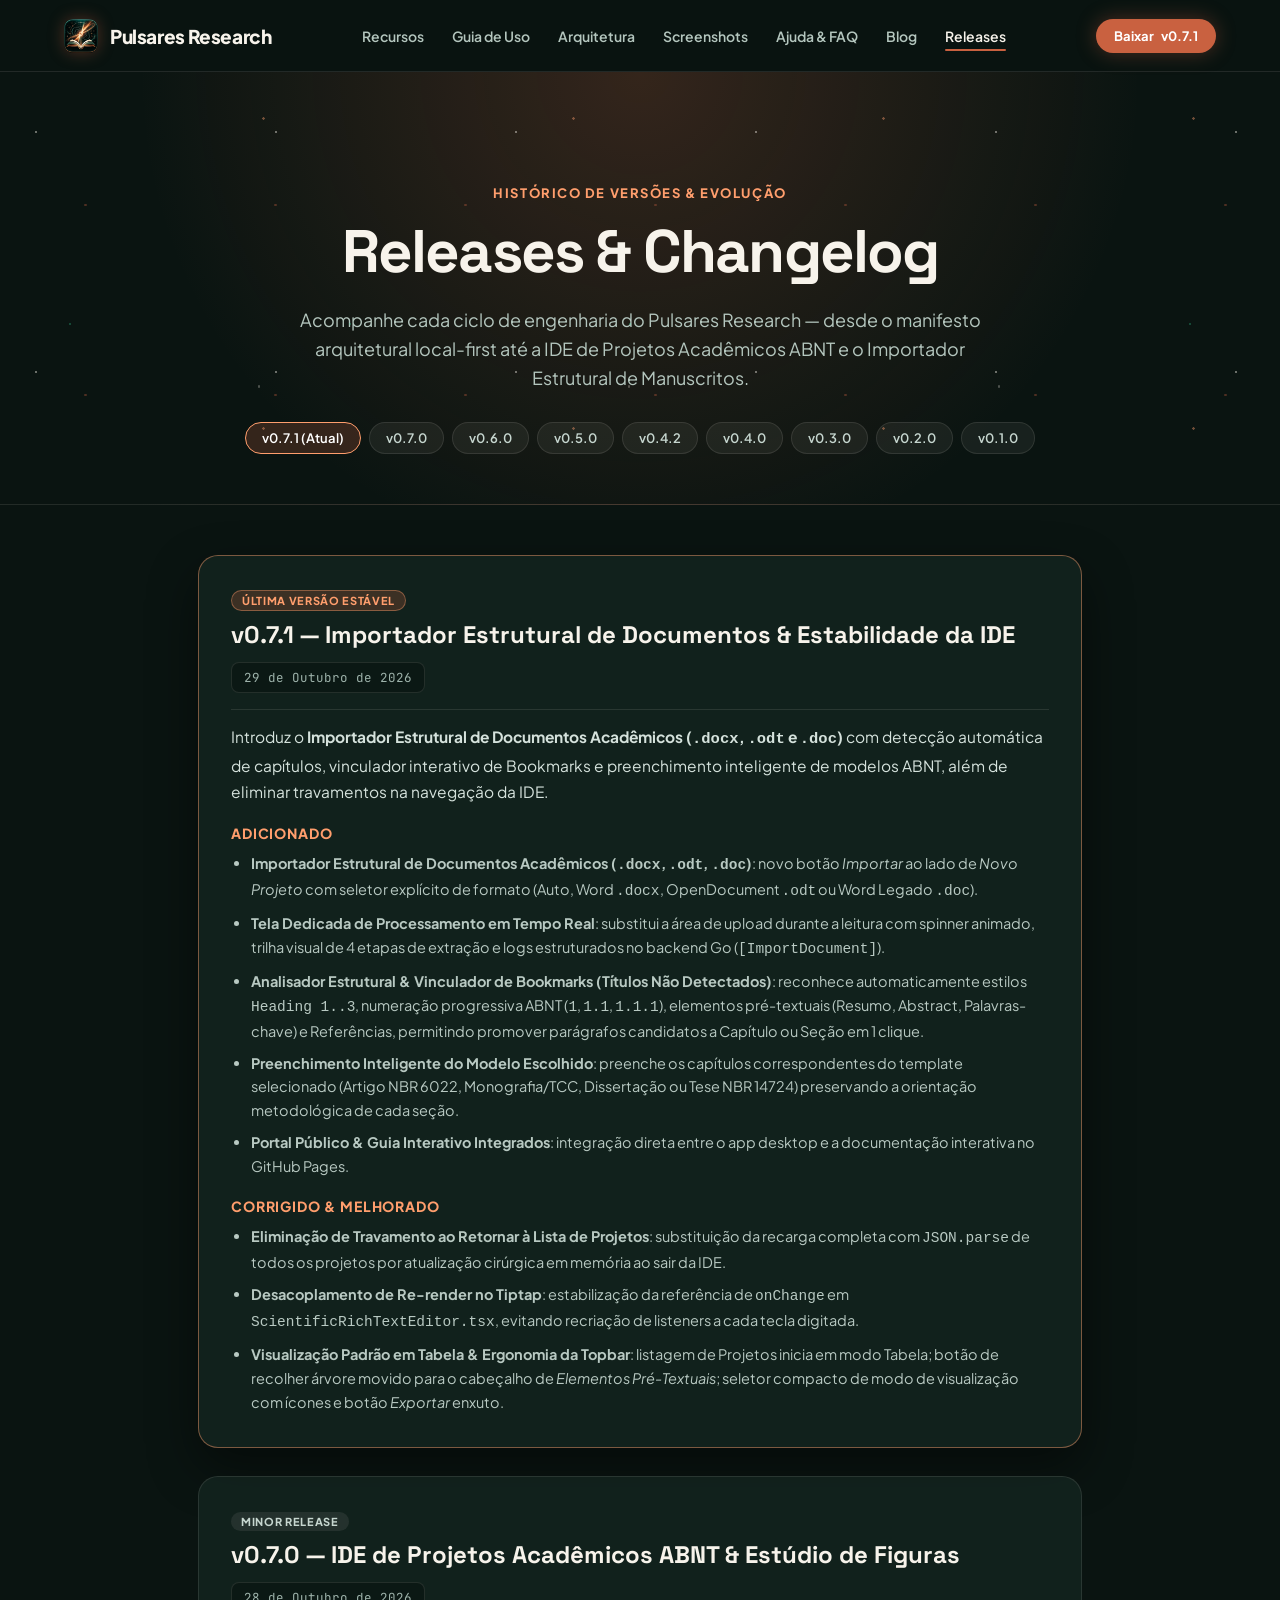
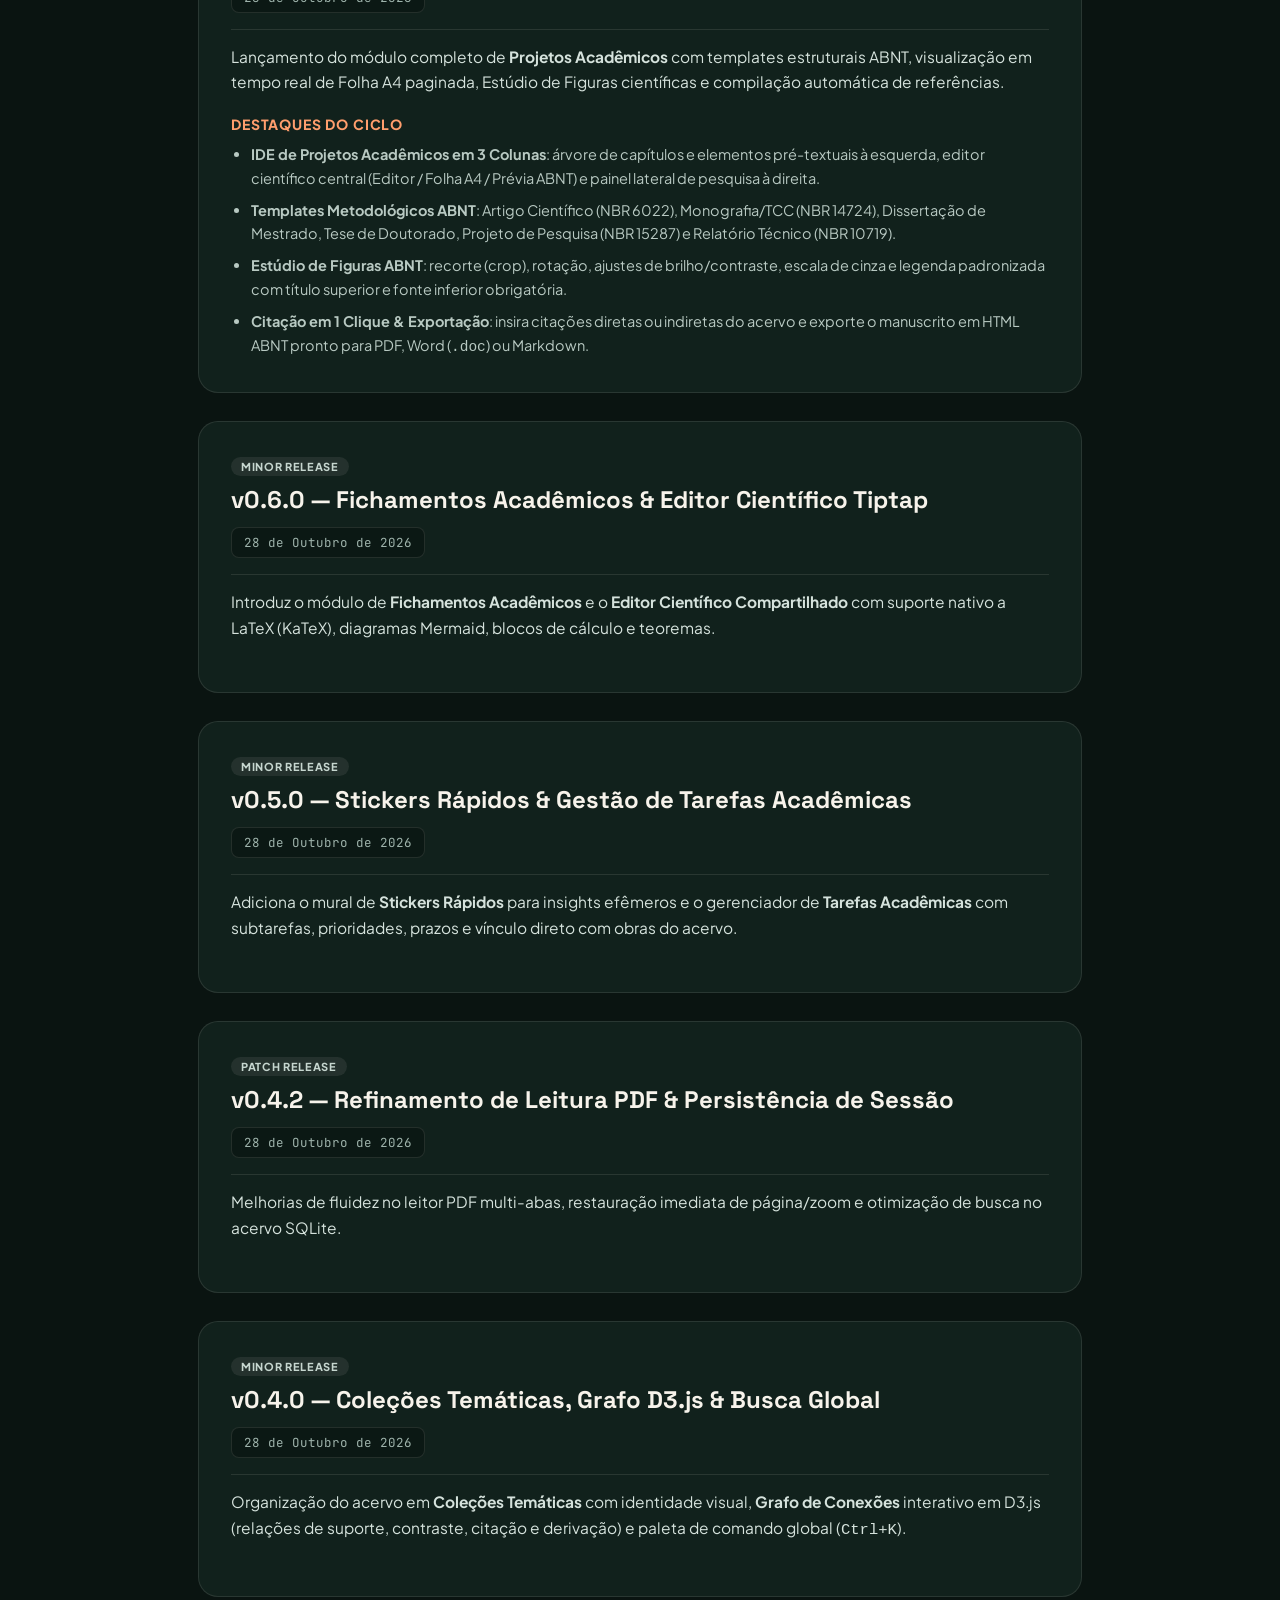
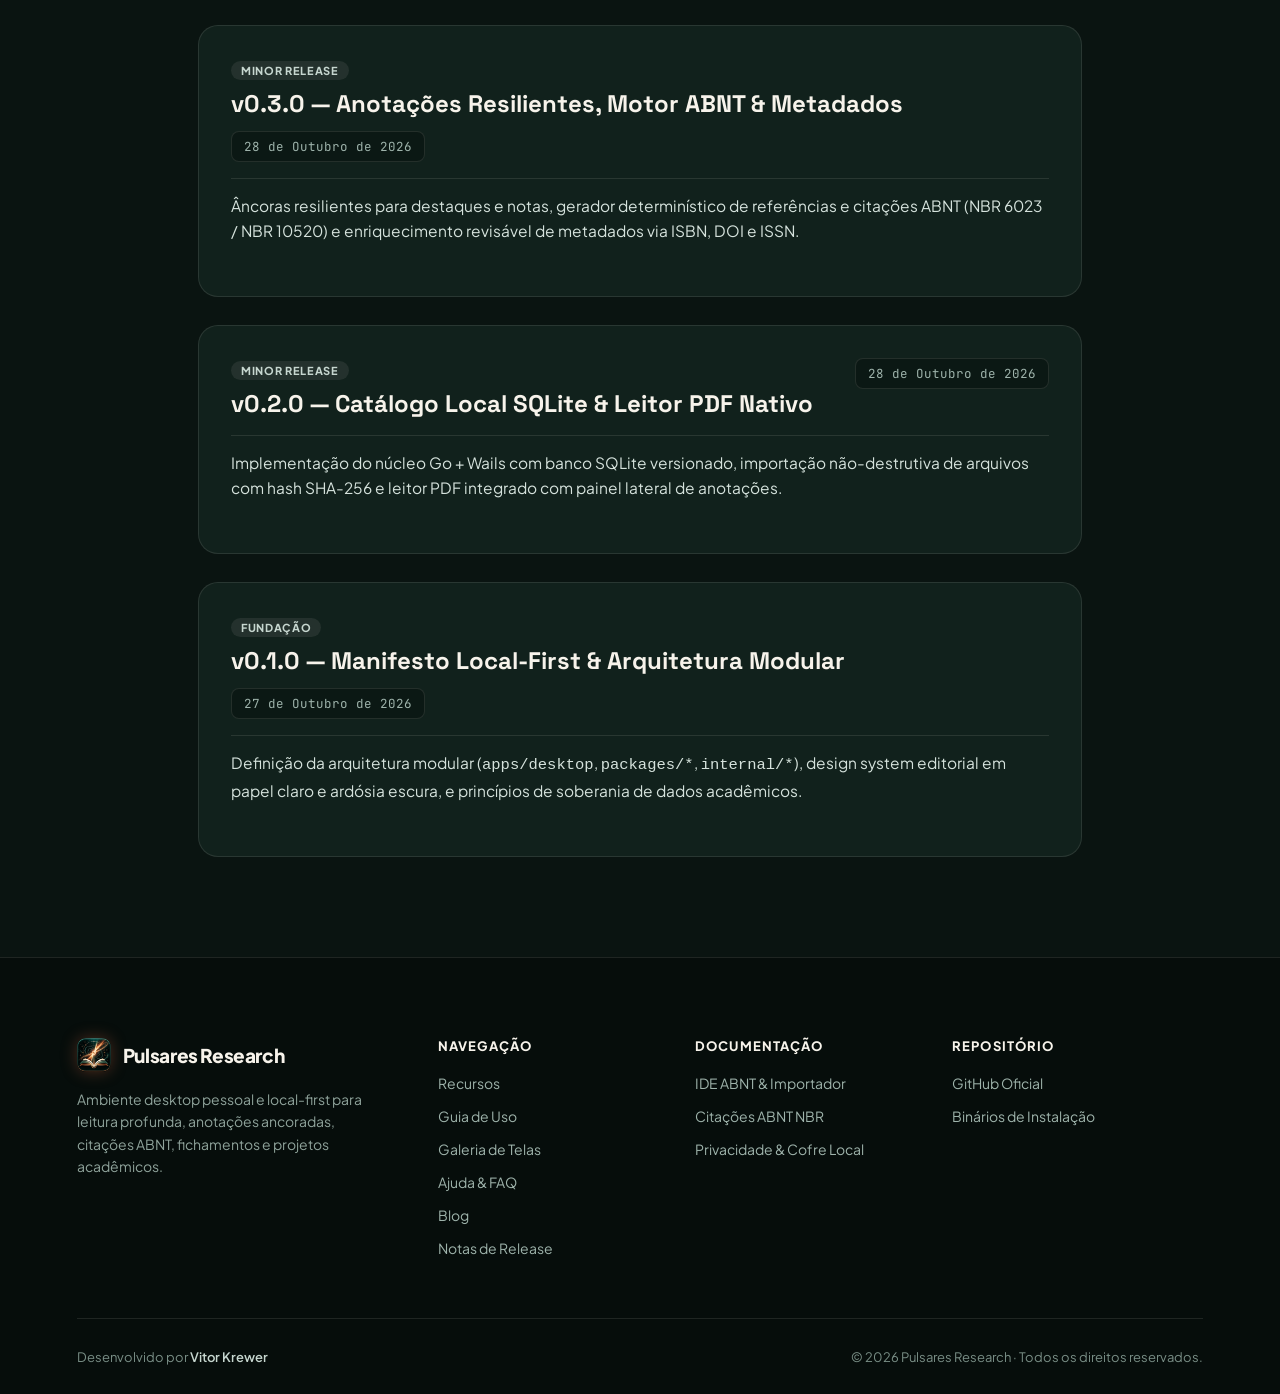
<file: release.html>
<!doctype html>
<html lang="pt-BR">

<head>
  <meta charset="UTF-8" />
  <meta name="viewport" content="width=device-width, initial-scale=1.0" />
  <title>Releases &amp; Changelog — Pulsares Research</title>
  <meta name="description"
    content="Histórico completo de versões, melhorias, correções e evolução arquitetural do Pulsares Research — do manifesto v0.1.0 à IDE Acadêmica e Importador Estrutural v0.7.1." />
  <link rel="icon" type="image/png" href="assets/pulsares-icon.png" />
  <link rel="preconnect" href="https://fonts.googleapis.com" />
  <link rel="preconnect" href="https://fonts.gstatic.com" crossorigin />
  <link
    href="https://fonts.googleapis.com/css2?family=Plus+Jakarta+Sans:ital,wght@0,300..800;1,300..800&family=Space+Grotesk:wght@500;700&family=JetBrains+Mono:wght@400;500;600&display=swap"
    rel="stylesheet" />
  <link rel="stylesheet" href="styles.css?v=0.7.1" />
</head>

<body>
  <!-- HEADER FIXO -->
  <header class="site-header">
    <a class="brand" href="index.html" aria-label="Pulsares Research">
      <img src="assets/pulsares-icon.png" alt="Logo Pulsares Research" />
      <span>Pulsares Research</span>
    </a>

    <nav class="header-nav" aria-label="Navegação principal">
      <a href="recursos.html">Recursos</a>
      <a href="guia-usuario.html">Guia de Uso</a>
      <a href="index.html#arquitetura">Arquitetura</a>
      <a href="screenshots.html">Screenshots</a>
      <a href="help.html">Ajuda &amp; FAQ</a>
      <a href="blog.html">Blog</a>
      <a class="active" href="release.html">Releases</a>
    </nav>

    <div class="header-actions">
      <a class="header-download-btn" href="index.html#downloads">
        <span>Baixar</span>
        <span id="header-version-badge">v0.7.1</span>
      </a>
      <button class="menu-toggle-btn" id="mobile-menu-toggle" type="button" aria-label="Abrir menu de navegação"
        aria-expanded="false">
        <svg width="22" height="22" viewBox="0 0 24 24" fill="currentColor" aria-hidden="true">
          <path d="M3 6h18v2H3V6zm0 5h18v2H3v-2zm0 5h18v2H3v-2z" />
        </svg>
      </button>
    </div>
  </header>

  <!-- DRAWER MOBILE -->
  <div class="mobile-drawer-overlay" id="mobile-drawer-overlay" aria-hidden="true"></div>
  <aside class="mobile-nav-drawer" id="mobile-nav-drawer" aria-label="Navegação mobile" aria-hidden="true">
    <div class="mobile-nav-links">
      <a href="recursos.html">Recursos</a>
      <a href="guia-usuario.html">Guia de Uso</a>
      <a href="index.html#arquitetura">Arquitetura Técnica</a>
      <a href="screenshots.html">Galeria de Telas</a>
      <a href="help.html">Ajuda &amp; FAQ</a>
      <a href="blog.html">Blog</a>
      <a class="active" href="release.html">Notas de Release (Changelog)</a>
    </div>
    <div class="mobile-drawer-footer">
      <a class="btn-drawer-download" href="index.html#downloads">
        <span>Baixar Pulsares Research</span>
      </a>
      <span class="drawer-version-tag">Versão mais recente: v0.7.1</span>
    </div>
  </aside>

  <main id="top">
    <section class="page-hero">
      <div class="starfield" aria-hidden="true"></div>
      <p class="kicker">Histórico de Versões &amp; Evolução</p>
      <h1 class="page-title">Releases &amp; Changelog</h1>
      <p class="page-subtitle">
        Acompanhe cada ciclo de engenharia do Pulsares Research — desde o manifesto arquitetural local-first até a
        IDE de Projetos Acadêmicos ABNT e o Importador Estrutural de Manuscritos.
      </p>

      <div class="version-pills" aria-label="Navegação rápida por versão">
        <a href="#v0-7-1" class="version-pill active">v0.7.1 (Atual)</a>
        <a href="#v0-7-0" class="version-pill">v0.7.0</a>
        <a href="#v0-6-0" class="version-pill">v0.6.0</a>
        <a href="#v0-5-0" class="version-pill">v0.5.0</a>
        <a href="#v0-4-2" class="version-pill">v0.4.2</a>
        <a href="#v0-4-0" class="version-pill">v0.4.0</a>
        <a href="#v0-3-0" class="version-pill">v0.3.0</a>
        <a href="#v0-2-0" class="version-pill">v0.2.0</a>
        <a href="#v0-1-0" class="version-pill">v0.1.0</a>
      </div>
    </section>

    <section class="release-timeline">
      <!-- v0.7.1 -->
      <article id="v0-7-1" class="release-card highlight-card">
        <div class="release-header">
          <div>
            <span class="release-badge latest">Última Versão Estável</span>
            <h2 class="release-version">v0.7.1 — Importador Estrutural de Documentos &amp; Estabilidade da IDE</h2>
          </div>
          <time class="release-date" datetime="2026-10-29">29 de Outubro de 2026</time>
        </div>
        <p class="release-summary">
          Introduz o <strong>Importador Estrutural de Documentos Acadêmicos (<code>.docx</code>, <code>.odt</code> e
            <code>.doc</code>)</strong> com detecção automática de capítulos, vinculador interativo de Bookmarks e
          preenchimento inteligente de modelos ABNT, além de eliminar travamentos na navegação da IDE.
        </p>

        <div class="release-sections">
          <div class="release-group">
            <h3>Adicionado</h3>
            <ul>
              <li><strong>Importador Estrutural de Documentos Acadêmicos (<code>.docx</code>, <code>.odt</code>,
                  <code>.doc</code>)</strong>: novo botão <em>Importar</em> ao lado de <em>Novo Projeto</em> com
                seletor explícito de formato (Auto, Word <code>.docx</code>, OpenDocument <code>.odt</code> ou Word
                Legado <code>.doc</code>).</li>
              <li><strong>Tela Dedicada de Processamento em Tempo Real</strong>: substitui a área de upload durante a
                leitura com spinner animado, trilha visual de 4 etapas de extração e logs estruturados no backend Go
                (<code>[ImportDocument]</code>).</li>
              <li><strong>Analisador Estrutural &amp; Vinculador de Bookmarks (Títulos Não Detectados)</strong>:
                reconhece automaticamente estilos <code>Heading 1..3</code>, numeração progressiva ABNT (<code>1</code>,
                <code>1.1</code>, <code>1.1.1</code>), elementos pré-textuais (Resumo, Abstract, Palavras-chave) e
                Referências, permitindo promover parágrafos candidatos a Capítulo ou Seção em 1 clique.</li>
              <li><strong>Preenchimento Inteligente do Modelo Escolhido</strong>: preenche os capítulos correspondentes
                do template selecionado (Artigo NBR 6022, Monografia/TCC, Dissertação ou Tese NBR 14724) preservando a
                orientação metodológica de cada seção.</li>
              <li><strong>Portal Público &amp; Guia Interativo Integrados</strong>: integração direta entre o app
                desktop e a documentação interativa no GitHub Pages.</li>
            </ul>
          </div>

          <div class="release-group">
            <h3>Corrigido &amp; Melhorado</h3>
            <ul>
              <li><strong>Eliminação de Travamento ao Retornar à Lista de Projetos</strong>: substituição da recarga
                completa com <code>JSON.parse</code> de todos os projetos por atualização cirúrgica em memória ao sair
                da IDE.</li>
              <li><strong>Desacoplamento de Re-render no Tiptap</strong>: estabilização da referência de
                <code>onChange</code> em <code>ScientificRichTextEditor.tsx</code>, evitando recriação de listeners a
                cada tecla digitada.</li>
              <li><strong>Visualização Padrão em Tabela &amp; Ergonomia da Topbar</strong>: listagem de Projetos
                inicia em modo Tabela; botão de recolher árvore movido para o cabeçalho de <em>Elementos
                  Pré-Textuais</em>; seletor compacto de modo de visualização com ícones e botão <em>Exportar</em>
                enxuto.</li>
            </ul>
          </div>
        </div>
      </article>

      <!-- v0.7.0 -->
      <article id="v0-7-0" class="release-card">
        <div class="release-header">
          <div>
            <span class="release-badge">Minor Release</span>
            <h2 class="release-version">v0.7.0 — IDE de Projetos Acadêmicos ABNT &amp; Estúdio de Figuras</h2>
          </div>
          <time class="release-date" datetime="2026-10-28">28 de Outubro de 2026</time>
        </div>
        <p class="release-summary">
          Lançamento do módulo completo de <strong>Projetos Acadêmicos</strong> com templates estruturais ABNT,
          visualização em tempo real de Folha A4 paginada, Estúdio de Figuras científicas e compilação automática de
          referências.
        </p>
        <div class="release-sections">
          <div class="release-group">
            <h3>Destaques do Ciclo</h3>
            <ul>
              <li><strong>IDE de Projetos Acadêmicos em 3 Colunas</strong>: árvore de capítulos e elementos
                pré-textuais à esquerda, editor científico central (Editor / Folha A4 / Prévia ABNT) e painel lateral
                de pesquisa à direita.</li>
              <li><strong>Templates Metodológicos ABNT</strong>: Artigo Científico (NBR 6022), Monografia/TCC (NBR
                14724), Dissertação de Mestrado, Tese de Doutorado, Projeto de Pesquisa (NBR 15287) e Relatório
                Técnico (NBR 10719).</li>
              <li><strong>Estúdio de Figuras ABNT</strong>: recorte (crop), rotação, ajustes de brilho/contraste,
                escala de cinza e legenda padronizada com título superior e fonte inferior obrigatória.</li>
              <li><strong>Citação em 1 Clique &amp; Exportação</strong>: insira citações diretas ou indiretas do
                acervo e exporte o manuscrito em HTML ABNT pronto para PDF, Word (<code>.doc</code>) ou Markdown.</li>
            </ul>
          </div>
        </div>
      </article>

      <!-- v0.6.0 -->
      <article id="v0-6-0" class="release-card">
        <div class="release-header">
          <div>
            <span class="release-badge">Minor Release</span>
            <h2 class="release-version">v0.6.0 — Fichamentos Acadêmicos &amp; Editor Científico Tiptap</h2>
          </div>
          <time class="release-date" datetime="2026-10-28">28 de Outubro de 2026</time>
        </div>
        <p class="release-summary">
          Introduz o módulo de <strong>Fichamentos Acadêmicos</strong> e o <strong>Editor Científico
            Compartilhado</strong> com suporte nativo a LaTeX (KaTeX), diagramas Mermaid, blocos de cálculo e teoremas.
        </p>
      </article>

      <!-- v0.5.0 -->
      <article id="v0-5-0" class="release-card">
        <div class="release-header">
          <div>
            <span class="release-badge">Minor Release</span>
            <h2 class="release-version">v0.5.0 — Stickers Rápidos &amp; Gestão de Tarefas Acadêmicas</h2>
          </div>
          <time class="release-date" datetime="2026-10-28">28 de Outubro de 2026</time>
        </div>
        <p class="release-summary">
          Adiciona o mural de <strong>Stickers Rápidos</strong> para insights efêmeros e o gerenciador de
          <strong>Tarefas Acadêmicas</strong> com subtarefas, prioridades, prazos e vínculo direto com obras do acervo.
        </p>
      </article>

      <!-- v0.4.2 -->
      <article id="v0-4-2" class="release-card">
        <div class="release-header">
          <div>
            <span class="release-badge">Patch Release</span>
            <h2 class="release-version">v0.4.2 — Refinamento de Leitura PDF &amp; Persistência de Sessão</h2>
          </div>
          <time class="release-date" datetime="2026-10-28">28 de Outubro de 2026</time>
        </div>
        <p class="release-summary">
          Melhorias de fluidez no leitor PDF multi-abas, restauração imediata de página/zoom e otimização de busca no
          acervo SQLite.
        </p>
      </article>

      <!-- v0.4.0 -->
      <article id="v0-4-0" class="release-card">
        <div class="release-header">
          <div>
            <span class="release-badge">Minor Release</span>
            <h2 class="release-version">v0.4.0 — Coleções Temáticas, Grafo D3.js &amp; Busca Global</h2>
          </div>
          <time class="release-date" datetime="2026-10-28">28 de Outubro de 2026</time>
        </div>
        <p class="release-summary">
          Organização do acervo em <strong>Coleções Temáticas</strong> com identidade visual, <strong>Grafo de
            Conexões</strong> interativo em D3.js (relações de suporte, contraste, citação e derivação) e paleta de
          comando global (<code>Ctrl+K</code>).
        </p>
      </article>

      <!-- v0.3.0 -->
      <article id="v0-3-0" class="release-card">
        <div class="release-header">
          <div>
            <span class="release-badge">Minor Release</span>
            <h2 class="release-version">v0.3.0 — Anotações Resilientes, Motor ABNT &amp; Metadados</h2>
          </div>
          <time class="release-date" datetime="2026-10-28">28 de Outubro de 2026</time>
        </div>
        <p class="release-summary">
          Âncoras resilientes para destaques e notas, gerador determinístico de referências e citações ABNT (NBR
          6023 / NBR 10520) e enriquecimento revisável de metadados via ISBN, DOI e ISSN.
        </p>
      </article>

      <!-- v0.2.0 -->
      <article id="v0-2-0" class="release-card">
        <div class="release-header">
          <div>
            <span class="release-badge">Minor Release</span>
            <h2 class="release-version">v0.2.0 — Catálogo Local SQLite &amp; Leitor PDF Nativo</h2>
          </div>
          <time class="release-date" datetime="2026-10-28">28 de Outubro de 2026</time>
        </div>
        <p class="release-summary">
          Implementação do núcleo Go + Wails com banco SQLite versionado, importação não-destrutiva de arquivos com
          hash SHA-256 e leitor PDF integrado com painel lateral de anotações.
        </p>
      </article>

      <!-- v0.1.0 -->
      <article id="v0-1-0" class="release-card">
        <div class="release-header">
          <div>
            <span class="release-badge">Fundação</span>
            <h2 class="release-version">v0.1.0 — Manifesto Local-First &amp; Arquitetura Modular</h2>
          </div>
          <time class="release-date" datetime="2026-10-27">27 de Outubro de 2026</time>
        </div>
        <p class="release-summary">
          Definição da arquitetura modular (<code>apps/desktop</code>, <code>packages/*</code>,
          <code>internal/*</code>), design system editorial em papel claro e ardósia escura, e princípios de
          soberania de dados acadêmicos.
        </p>
      </article>
    </section>
  </main>

  <!-- RODAPÉ INSTITUCIONAL -->
  <footer class="site-footer">
    <div class="footer-top">
      <div class="footer-brand-col">
        <a class="brand" href="index.html" aria-label="Pulsares Research">
          <img src="assets/pulsares-icon.png" alt="" />
          <span>Pulsares Research</span>
        </a>
        <p class="footer-tagline">
          Ambiente desktop pessoal e local-first para leitura profunda, anotações ancoradas, citações ABNT, fichamentos e projetos acadêmicos.
        </p>
      </div>

      <div class="footer-col">
        <h5>Navegação</h5>
        <ul>
          <li><a href="recursos.html">Recursos</a></li>
          <li><a href="guia-usuario.html">Guia de Uso</a></li>
          <li><a href="screenshots.html">Galeria de Telas</a></li>
          <li><a href="help.html">Ajuda &amp; FAQ</a></li>
          <li><a href="blog.html">Blog</a></li>
          <li><a href="release.html">Notas de Release</a></li>
        </ul>
      </div>

      <div class="footer-col">
        <h5>Documentação</h5>
        <ul>
          <li><a href="guia-usuario.html?cap=06-projetos-academicos-abnt">IDE ABNT &amp; Importador</a></li>
          <li><a href="guia-usuario.html?cap=03-anotacoes-e-citacoes-abnt">Citações ABNT NBR</a></li>
          <li><a href="guia-usuario.html?cap=08-privacidade-cofre-e-ia">Privacidade &amp; Cofre Local</a></li>
        </ul>
      </div>

      <div class="footer-col">
        <h5>Repositório</h5>
        <ul>
          <li><a href="https://github.com/vitorkrewer/pulsares-research-web" target="_blank" rel="noreferrer">GitHub Oficial</a></li>
          <li><a href="https://github.com/vitorkrewer/pulsares-research/releases" target="_blank" rel="noreferrer">Binários de Instalação</a></li>
        </ul>
      </div>
    </div>

    <div class="footer-bottom">
      <div class="footer-creator">
        Desenvolvido por <a href="https://www.linkedin.com/in/vitorkrewer/" target="_blank" rel="noreferrer">Vitor Krewer</a>
      </div>
      <div>
        © <span id="year"></span> Pulsares Research · Todos os direitos reservados.
      </div>
    </div>
  </footer>

  <script src="script.js?v=0.7.1"></script>
</body>

</html>
</file>
<file: styles.css>
:root {
  --night-900: #0a1411;
  --night-850: #0f1d19;
  --night-800: #162722;
  --night-700: #20352f;
  --night-600: #2b473f;

  --paper-100: #f7f3eb;
  --paper-200: #efe9dc;
  --paper-300: #e2d9c6;

  --ink-900: #141c19;
  --ink-700: #283530;
  --ink-500: #55645e;
  --ink-300: #8fa39b;

  /* Tokens compatíveis e canônicos do Pulsares Research */
  --blue-500: #c96140;
  --blue-400: #ff9e6d;
  --blue-600: #b24e2f;

  --violet-500: #20352f;
  --violet-400: #34d399;

  --lime-400: #ff9e6d;
  --lime-500: #c96140;

  --cyan-400: #34d399;

  --terracotta-500: #c96140;
  --terracotta-400: #e07655;
  --amber-400: #ff9e6d;
  --emerald-400: #34d399;

  --border-subtle: rgba(247, 243, 235, 0.1);
  --border-glow: rgba(201, 97, 64, 0.4);
  --glass-bg: rgba(15, 29, 25, 0.78);
  --glass-card: rgba(22, 39, 34, 0.72);
}

* {
  box-sizing: border-box;
}

html {
  scroll-behavior: smooth;
  scroll-padding-top: 80px;
}

body {
  background-color: var(--night-900);
  color: var(--paper-100);
  font-family: "Plus Jakarta Sans", -apple-system, BlinkMacSystemFont, "Segoe UI", Roboto, sans-serif;
  font-feature-settings: "cv02", "cv03", "cv04", "cv11";
  margin: 0;
  overflow-x: hidden;
  -webkit-font-smoothing: antialiased;
  -moz-osx-font-smoothing: grayscale;
}

a {
  color: inherit;
  text-decoration: none;
  transition: color 0.18s ease, border-color 0.18s ease;
}

button {
  font: inherit;
}

/* =========================================================
   HEADER / NAVBAR
   ========================================================= */
.site-header {
  position: sticky;
  top: 0;
  z-index: 100;
  background: rgba(10, 20, 17, 0.84);
  backdrop-filter: blur(14px);
  -webkit-backdrop-filter: blur(14px);
  border-bottom: 1px solid var(--border-subtle);
  display: flex;
  align-items: center;
  justify-content: space-between;
  height: 72px;
  padding: 0 clamp(20px, 5vw, 64px);
  transition: background-color 0.25s ease, border-color 0.25s ease;
}

.brand {
  display: inline-flex;
  align-items: center;
  gap: 12px;
  font-weight: 800;
  font-size: 19px;
  letter-spacing: -0.02em;
  color: var(--paper-100);
}

.brand img {
  width: 34px;
  height: 34px;
  border-radius: 9px;
  object-fit: cover;
  box-shadow: 0 0 16px rgba(201, 97, 64, 0.35);
  transition: transform 0.3s ease;
}

.brand:hover img {
  transform: rotate(5deg) scale(1.05);
}

.header-nav {
  display: flex;
  align-items: center;
  gap: 28px;
}

.header-nav a {
  font-size: 14px;
  font-weight: 600;
  color: #b4c6be;
  position: relative;
  padding: 6px 0;
}

.header-nav a:hover,
.header-nav a.active {
  color: var(--paper-100);
}

.header-nav a::after {
  content: "";
  position: absolute;
  bottom: 0;
  left: 0;
  width: 0;
  height: 2px;
  background: var(--terracotta-500);
  border-radius: 2px;
  transition: width 0.2s ease;
}

.header-nav a:hover::after,
.header-nav a.active::after {
  width: 100%;
}

.header-actions {
  display: flex;
  align-items: center;
  gap: 14px;
}

.header-download-btn {
  display: inline-flex;
  align-items: center;
  gap: 7px;
  padding: 9px 18px;
  border-radius: 999px;
  background: var(--terracotta-500);
  color: #ffffff;
  font-size: 13px;
  font-weight: 700;
  box-shadow: 0 0 20px rgba(201, 97, 64, 0.35);
  transition: all 0.2s ease;
}

.header-download-btn:hover {
  background: var(--terracotta-400);
  transform: translateY(-1px);
  box-shadow: 0 4px 24px rgba(201, 97, 64, 0.5);
}

/* =========================================================
   HERO SECTION & SIMULADOR INTERATIVO DA INTERFACE
   ========================================================= */
.hero {
  position: relative;
  overflow: hidden;
  padding: clamp(56px, 7vw, 100px) clamp(20px, 6vw, 80px) 90px;
  background: radial-gradient(circle at 50% -10%, rgba(201, 97, 64, 0.22) 0%, transparent 60%),
              radial-gradient(circle at 80% 20%, rgba(32, 53, 47, 0.45) 0%, transparent 55%),
              var(--night-900);
  display: flex;
  flex-direction: column;
  align-items: center;
  text-align: center;
}

.starfield {
  position: absolute;
  inset: 0;
  background-image:
    radial-gradient(circle at 15% 25%, rgba(247, 243, 235, 0.75) 0 1px, transparent 1.5px),
    radial-gradient(circle at 85% 15%, rgba(255, 158, 109, 0.75) 0 1px, transparent 1.5px),
    radial-gradient(circle at 45% 70%, rgba(201, 97, 64, 0.65) 0 1px, transparent 1.5px),
    radial-gradient(circle at 70% 85%, rgba(247, 243, 235, 0.5) 0 1px, transparent 1.5px),
    radial-gradient(circle at 25% 90%, rgba(52, 211, 153, 0.5) 0 1px, transparent 1.5px);
  background-size: 240px 240px, 310px 310px, 190px 190px, 370px 370px, 280px 280px;
  opacity: 0.55;
  pointer-events: none;
}

.hero-pill {
  display: inline-flex;
  align-items: center;
  gap: 8px;
  background: rgba(201, 97, 64, 0.14);
  border: 1px solid rgba(255, 158, 109, 0.35);
  border-radius: 999px;
  padding: 6px 16px;
  font-size: 13px;
  font-weight: 600;
  color: #ffd4bd;
  margin-bottom: 26px;
  backdrop-filter: blur(8px);
}

.hero-pill .pill-dot {
  width: 7px;
  height: 7px;
  border-radius: 50%;
  background: var(--amber-400);
  box-shadow: 0 0 8px var(--amber-400);
  animation: pulse-dot 2s infinite ease-in-out;
}

@keyframes pulse-dot {
  0%, 100% { opacity: 1; transform: scale(1); }
  50% { opacity: 0.5; transform: scale(0.85); }
}

.hero-content {
  max-width: 900px;
  position: relative;
  z-index: 2;
}

.hero h1 {
  font-family: "Space Grotesk", Georgia, serif;
  font-size: clamp(40px, 5.8vw, 76px);
  font-weight: 800;
  letter-spacing: -0.03em;
  line-height: 1.07;
  margin: 0 auto 22px;
  color: var(--paper-100);
}

.hero h1 .gradient-text {
  background: linear-gradient(135deg, #f7f3eb 20%, #ff9e6d 65%, #c96140 100%);
  -webkit-background-clip: text;
  -webkit-text-fill-color: transparent;
}

.hero h1 em {
  font-style: italic;
  color: var(--amber-400);
  font-family: Georgia, serif;
}

.hero-description {
  font-size: clamp(16.5px, 2vw, 20px);
  line-height: 1.62;
  color: #b8c9c2;
  margin: 0 auto 36px;
  max-width: 720px;
  font-weight: 400;
}

.hero-actions {
  display: flex;
  align-items: center;
  justify-content: center;
  flex-wrap: wrap;
  gap: 16px;
  margin-bottom: 24px;
}

.cta-primary {
  display: inline-flex;
  align-items: center;
  gap: 12px;
  background: linear-gradient(135deg, var(--terracotta-500), #e07655);
  color: #ffffff;
  font-size: 15px;
  font-weight: 750;
  padding: 15px 28px;
  border-radius: 12px;
  box-shadow: 0 10px 30px rgba(201, 97, 64, 0.4);
  transition: all 0.22s ease;
}

.cta-primary:hover {
  transform: translateY(-2px);
  box-shadow: 0 14px 40px rgba(201, 97, 64, 0.55);
  filter: brightness(1.05);
}

.cta-primary svg {
  width: 18px;
  height: 18px;
  fill: currentColor;
}

.cta-secondary {
  display: inline-flex;
  align-items: center;
  gap: 8px;
  background: rgba(247, 243, 235, 0.06);
  border: 1px solid var(--border-subtle);
  color: var(--paper-100);
  font-size: 15px;
  font-weight: 600;
  padding: 15px 24px;
  border-radius: 12px;
  backdrop-filter: blur(8px);
  transition: all 0.2s ease;
}

.cta-secondary:hover {
  background: rgba(247, 243, 235, 0.12);
  border-color: rgba(255, 158, 109, 0.35);
  transform: translateY(-2px);
}

.hero-meta-strip {
  display: flex;
  align-items: center;
  justify-content: center;
  flex-wrap: wrap;
  gap: 22px;
  color: #93a89f;
  font-size: 13px;
  font-weight: 500;
  margin-bottom: 44px;
}

.hero-meta-item {
  display: inline-flex;
  align-items: center;
  gap: 7px;
}

.hero-meta-item svg {
  width: 14px;
  height: 14px;
  fill: var(--amber-400);
}

/* =========================================================
   APP WINDOW MOCKUP & INTERACTIVE SHOWCASE
   ========================================================= */
.app-mockup-wrapper {
  position: relative;
  width: 100%;
  max-width: 1180px;
  margin: 0 auto;
  z-index: 3;
}

.app-mockup-glow {
  position: absolute;
  inset: -20px;
  background: radial-gradient(circle at 50% 30%, rgba(201, 97, 64, 0.32) 0%, rgba(32, 53, 47, 0.35) 45%, transparent 75%);
  filter: blur(40px);
  z-index: -1;
  pointer-events: none;
}

.interactive-switcher-bar {
  display: flex;
  align-items: center;
  justify-content: center;
  flex-wrap: wrap;
  gap: 8px;
  margin-bottom: 16px;
  padding: 8px 12px;
  background: rgba(15, 29, 25, 0.85);
  border: 1px solid var(--border-subtle);
  border-radius: 14px;
  backdrop-filter: blur(12px);
}

.interactive-switcher-label {
  font-size: 11.5px;
  font-weight: 700;
  text-transform: uppercase;
  letter-spacing: 0.06em;
  color: var(--amber-400);
  margin-right: 6px;
}

.interactive-tab-btn {
  display: inline-flex;
  align-items: center;
  gap: 7px;
  padding: 8px 14px;
  border-radius: 9px;
  border: 1px solid transparent;
  background: rgba(247, 243, 235, 0.04);
  color: #b8c9c2;
  font-size: 12.5px;
  font-weight: 600;
  cursor: pointer;
  transition: all 0.18s ease;
}

.interactive-tab-btn:hover {
  color: #ffffff;
  background: rgba(247, 243, 235, 0.1);
}

.interactive-tab-btn.active {
  background: var(--terracotta-500);
  color: #ffffff;
  border-color: rgba(255, 158, 109, 0.4);
  box-shadow: 0 4px 14px rgba(201, 97, 64, 0.35);
}

.app-window {
  background: #12211d;
  border: 1px solid rgba(247, 243, 235, 0.16);
  border-radius: 16px;
  box-shadow: 0 35px 80px -15px rgba(0, 0, 0, 0.78), 0 0 0 1px rgba(255, 255, 255, 0.05);
  overflow: hidden;
  transition: transform 0.35s ease, box-shadow 0.35s ease;
}

.window-header {
  height: 42px;
  background: #0d1815;
  border-bottom: 1px solid rgba(247, 243, 235, 0.08);
  display: grid;
  grid-template-columns: 90px 1fr 140px;
  align-items: center;
  padding: 0 16px;
  user-select: none;
}

.window-dots {
  display: flex;
  gap: 8px;
}

.window-dot {
  width: 11px;
  height: 11px;
  border-radius: 50%;
}
.window-dot.close { background: #ff5f56; }
.window-dot.minimize { background: #ffbd2e; }
.window-dot.maximize { background: #27c93f; }

.window-title {
  display: flex;
  align-items: center;
  justify-content: center;
  gap: 8px;
  font-size: 12.5px;
  font-weight: 600;
  color: #9eb3ab;
}

.window-title img {
  width: 15px;
  height: 15px;
  border-radius: 3px;
}

.window-status-pill {
  justify-self: end;
  font-size: 11px;
  font-weight: 700;
  color: #34d399;
  background: rgba(52, 211, 153, 0.12);
  border: 1px solid rgba(52, 211, 153, 0.3);
  padding: 3px 9px;
  border-radius: 999px;
}

.window-body {
  position: relative;
  background: #0f1d19;
}

.window-body img {
  display: block;
  width: 100%;
  height: auto;
  object-fit: cover;
  transition: opacity 0.22s ease;
}

.window-caption-bar {
  display: flex;
  align-items: center;
  justify-content: space-between;
  flex-wrap: wrap;
  gap: 12px;
  padding: 14px 22px;
  background: #0d1815;
  border-top: 1px solid rgba(247, 243, 235, 0.08);
  text-align: left;
}

.window-caption-text strong {
  color: var(--paper-100);
  font-size: 14px;
  display: block;
  margin-bottom: 2px;
}

.window-caption-text span {
  color: #93a89f;
  font-size: 12.5px;
}

.window-caption-link {
  display: inline-flex;
  align-items: center;
  gap: 6px;
  font-size: 12.5px;
  font-weight: 700;
  color: var(--amber-400);
  padding: 7px 14px;
  border-radius: 8px;
  background: rgba(201, 97, 64, 0.14);
  border: 1px solid rgba(255, 158, 109, 0.3);
}

.window-caption-link:hover {
  background: rgba(201, 97, 64, 0.25);
  color: #ffffff;
}

.mockup-tag {
  position: absolute;
  display: inline-flex;
  align-items: center;
  gap: 8px;
  padding: 9px 16px;
  border-radius: 999px;
  background: rgba(13, 24, 21, 0.9);
  border: 1px solid rgba(247, 243, 235, 0.16);
  backdrop-filter: blur(12px);
  color: #ffffff;
  font-size: 12px;
  font-weight: 700;
  box-shadow: 0 10px 25px rgba(0, 0, 0, 0.55);
  pointer-events: none;
  animation: float 5s ease-in-out infinite;
}

.mockup-tag.tag-left {
  left: -16px;
  bottom: 22%;
  animation-delay: 0s;
}

.mockup-tag.tag-right {
  right: -16px;
  top: 22%;
  animation-delay: 2.5s;
}

@keyframes float {
  0%, 100% { transform: translateY(0); }
  50% { transform: translateY(-8px); }
}

/* =========================================================
   SEÇÃO BENTO GRID: RECURSOS
   ========================================================= */
.section-features {
  padding: 110px clamp(20px, 6vw, 80px);
  background: var(--night-850);
  position: relative;
  border-top: 1px solid var(--border-subtle);
}

.section-head {
  text-align: center;
  max-width: 740px;
  margin: 0 auto 64px;
}

.kicker {
  color: var(--amber-400);
  font-size: 13px;
  font-weight: 750;
  letter-spacing: 0.12em;
  text-transform: uppercase;
  margin-bottom: 12px;
}

.section-head h2 {
  font-family: "Space Grotesk", Georgia, serif;
  font-size: clamp(32px, 4.3vw, 52px);
  font-weight: 800;
  letter-spacing: -0.025em;
  color: var(--paper-100);
  margin: 0 0 18px;
  line-height: 1.12;
}

.section-head p {
  color: #9eb3ab;
  font-size: 17.5px;
  line-height: 1.6;
  margin: 0;
}

.bento-grid {
  display: grid;
  grid-template-columns: repeat(12, 1fr);
  gap: 24px;
  max-width: 1180px;
  margin: 0 auto;
}

.bento-card {
  background: var(--glass-card);
  border: 1px solid var(--border-subtle);
  border-radius: 20px;
  padding: 34px;
  position: relative;
  overflow: hidden;
  backdrop-filter: blur(10px);
  transition: transform 0.25s ease, border-color 0.25s ease, box-shadow 0.25s ease;
  display: flex;
  flex-direction: column;
}

.bento-card:hover {
  transform: translateY(-4px);
  border-color: rgba(255, 158, 109, 0.38);
  box-shadow: 0 20px 40px rgba(0, 0, 0, 0.45);
}

.card-span-7 { grid-column: span 7; }
.card-span-5 { grid-column: span 5; }
.card-span-6 { grid-column: span 6; }
.card-span-4 { grid-column: span 4; }
.card-span-8 { grid-column: span 8; }
.card-span-12 { grid-column: span 12; }

.bento-icon {
  width: 48px;
  height: 48px;
  border-radius: 12px;
  display: flex;
  align-items: center;
  justify-content: center;
  background: rgba(201, 97, 64, 0.16);
  border: 1px solid rgba(255, 158, 109, 0.32);
  color: var(--amber-400);
  margin-bottom: 22px;
}

.bento-icon svg {
  width: 24px;
  height: 24px;
  fill: currentColor;
}

.bento-card h3 {
  font-size: 23px;
  font-weight: 750;
  color: var(--paper-100);
  margin: 0 0 12px;
  letter-spacing: -0.015em;
}

.bento-card p {
  color: #b0c2bb;
  font-size: 15px;
  line-height: 1.62;
  margin: 0 0 22px;
}

.interactive-preview {
  margin-top: auto;
  background: rgba(10, 20, 17, 0.72);
  border: 1px solid rgba(247, 243, 235, 0.08);
  border-radius: 12px;
  padding: 18px;
  font-size: 13px;
}

.editor-snippet {
  display: flex;
  flex-direction: column;
  gap: 10px;
}

.snippet-title {
  font-weight: 700;
  color: var(--paper-100);
  display: flex;
  align-items: center;
  justify-content: space-between;
}

.snippet-badge {
  font-size: 11px;
  background: rgba(201, 97, 64, 0.2);
  color: var(--amber-400);
  padding: 2px 8px;
  border-radius: 999px;
  font-weight: 700;
}

.snippet-item {
  display: flex;
  align-items: center;
  gap: 10px;
  color: #b8c9c2;
}

.snippet-check {
  width: 16px;
  height: 16px;
  border-radius: 4px;
  background: rgba(201, 97, 64, 0.25);
  border: 1px solid var(--amber-400);
  display: flex;
  align-items: center;
  justify-content: center;
  color: #ffffff;
  font-size: 10px;
}

.tag-cluster {
  display: flex;
  flex-wrap: wrap;
  gap: 8px;
}

.tag-chip {
  background: rgba(247, 243, 235, 0.06);
  border: 1px solid rgba(247, 243, 235, 0.12);
  padding: 6px 12px;
  border-radius: 999px;
  font-size: 12px;
  font-weight: 600;
  color: #c6d6cf;
  display: inline-flex;
  align-items: center;
  gap: 5px;
}

.tag-chip.active {
  background: rgba(201, 97, 64, 0.28);
  border-color: var(--amber-400);
  color: #ffffff;
}

.sync-status-box {
  display: flex;
  align-items: center;
  justify-content: space-between;
  padding: 12px 16px;
  border-radius: 10px;
  background: rgba(10, 20, 17, 0.9);
}

.sync-pill {
  display: inline-flex;
  align-items: center;
  gap: 8px;
  font-size: 12px;
  font-weight: 700;
  color: #34d399;
}

.sync-dot {
  width: 8px;
  height: 8px;
  background: #34d399;
  border-radius: 50%;
  box-shadow: 0 0 8px #34d399;
}

/* =========================================================
   SEÇÃO DE ARQUITETURA & PILHA TÉCNICA
   ========================================================= */
.section-tech {
  padding: 110px clamp(20px, 6vw, 80px);
  background: var(--night-900);
  border-top: 1px solid var(--border-subtle);
}

.tech-grid {
  display: grid;
  grid-template-columns: repeat(3, 1fr);
  gap: 20px;
  max-width: 1140px;
  margin: 0 auto;
}

.tech-item {
  background: rgba(22, 39, 34, 0.5);
  border: 1px solid var(--border-subtle);
  border-radius: 16px;
  padding: 26px;
  transition: all 0.2s ease;
}

.tech-item:hover {
  background: rgba(32, 53, 47, 0.72);
  border-color: rgba(255, 158, 109, 0.35);
  transform: translateY(-2px);
}

.tech-number {
  font-family: monospace;
  font-size: 12px;
  color: var(--amber-400);
  font-weight: 700;
  margin-bottom: 12px;
}

.tech-item h4 {
  font-size: 18px;
  font-weight: 750;
  color: var(--paper-100);
  margin: 0 0 8px;
}

.tech-item p {
  color: #9eb3ab;
  font-size: 14px;
  line-height: 1.55;
  margin: 0;
}

/* =========================================================
   SEÇÃO PREVIEW DE SCREENSHOTS
   ========================================================= */
.section-preview {
  padding: 110px clamp(20px, 6vw, 80px);
  background: var(--night-850);
  border-top: 1px solid var(--border-subtle);
  text-align: center;
}

.preview-grid {
  display: grid;
  grid-template-columns: repeat(3, 1fr);
  gap: 24px;
  max-width: 1140px;
  margin: 0 auto 40px;
}

.preview-thumb {
  background: var(--glass-card);
  border: 1px solid var(--border-subtle);
  border-radius: 14px;
  overflow: hidden;
  text-align: left;
  transition: all 0.22s ease;
  cursor: pointer;
}

.preview-thumb:hover {
  transform: translateY(-5px);
  border-color: var(--amber-400);
  box-shadow: 0 16px 36px rgba(0, 0, 0, 0.5);
}

.preview-thumb img {
  width: 100%;
  height: 210px;
  object-fit: cover;
  object-position: top;
  display: block;
}

.preview-thumb-info {
  padding: 18px 20px;
}

.preview-thumb-info h4 {
  font-size: 16px;
  font-weight: 700;
  color: var(--paper-100);
  margin: 0 0 6px;
}

.preview-thumb-info p {
  font-size: 13px;
  color: #9eb3ab;
  margin: 0;
}

.preview-cta-btn {
  display: inline-flex;
  align-items: center;
  gap: 8px;
  padding: 13px 26px;
  border-radius: 999px;
  background: rgba(247, 243, 235, 0.06);
  border: 1px solid var(--border-subtle);
  color: var(--paper-100);
  font-size: 14px;
  font-weight: 600;
  transition: all 0.2s ease;
}

.preview-cta-btn:hover {
  background: rgba(247, 243, 235, 0.12);
  border-color: rgba(255, 158, 109, 0.35);
  transform: translateY(-2px);
}

/* =========================================================
   SEÇÃO DE DOWNLOAD
   ========================================================= */
.download-section {
  padding: 120px clamp(20px, 6vw, 80px);
  background: radial-gradient(circle at 50% 100%, rgba(201, 97, 64, 0.18) 0%, transparent 60%),
              var(--night-900);
  border-top: 1px solid var(--border-subtle);
}

.download-box {
  max-width: 740px;
  margin: 0 auto;
  background: var(--night-850);
  border: 1px solid rgba(247, 243, 235, 0.14);
  border-radius: 24px;
  padding: 44px 40px;
  box-shadow: 0 30px 70px rgba(0, 0, 0, 0.55);
  text-align: center;
  position: relative;
  overflow: hidden;
}

.download-box::before {
  content: "";
  position: absolute;
  top: 0;
  left: 20%;
  right: 20%;
  height: 1px;
  background: linear-gradient(90deg, transparent, var(--amber-400), transparent);
}

.platform-switch {
  display: inline-flex;
  background: rgba(10, 20, 17, 0.85);
  border: 1px solid var(--border-subtle);
  padding: 5px;
  border-radius: 12px;
  margin-bottom: 32px;
  gap: 4px;
}

.platform {
  background: transparent;
  border: 0;
  border-radius: 8px;
  color: #9eb3ab;
  cursor: pointer;
  font-size: 14px;
  font-weight: 700;
  padding: 10px 22px;
  transition: all 0.2s ease;
}

.platform:hover {
  color: #ffffff;
}

.platform.selected {
  background: var(--terracotta-500);
  color: #ffffff;
  box-shadow: 0 4px 14px rgba(201, 97, 64, 0.4);
}

.download-details {
  display: flex;
  flex-direction: column;
  align-items: center;
  gap: 16px;
}

.download-note {
  color: #b4c6be;
  font-size: 15px;
  margin: 0;
}

.download-action-btn {
  display: inline-flex;
  align-items: center;
  justify-content: center;
  gap: 12px;
  width: 100%;
  max-width: 440px;
  background: linear-gradient(135deg, var(--terracotta-500), #e07655);
  color: #ffffff;
  padding: 17px 28px;
  border-radius: 14px;
  font-size: 17px;
  font-weight: 800;
  letter-spacing: -0.01em;
  box-shadow: 0 12px 35px rgba(201, 97, 64, 0.4);
  transition: all 0.2s ease;
}

.download-action-btn:hover {
  transform: translateY(-2px);
  box-shadow: 0 18px 45px rgba(201, 97, 64, 0.55);
  filter: brightness(1.05);
}

.download-action-btn svg {
  width: 20px;
  height: 20px;
  fill: currentColor;
}

.download-meta-text {
  font-size: 13px;
  color: #8fa39b;
  margin: 0;
}

.download-formats {
  display: flex;
  flex-wrap: wrap;
  gap: 8px;
  justify-content: center;
  margin-bottom: 4px;
}

.format-pill {
  background: rgba(22, 39, 34, 0.75);
  border: 1px solid rgba(247, 243, 235, 0.14);
  color: #d5e2dc;
  border-radius: 999px;
  padding: 7px 16px;
  font-size: 13px;
  font-weight: 600;
  cursor: pointer;
  display: inline-flex;
  align-items: center;
  gap: 8px;
  transition: all 0.2s ease;
}

.format-pill:hover {
  background: rgba(32, 53, 47, 0.9);
  border-color: rgba(255, 158, 109, 0.45);
  color: #ffffff;
}

.format-pill.active {
  background: rgba(201, 97, 64, 0.22);
  border-color: var(--amber-400);
  color: #ffffff;
  box-shadow: 0 0 16px rgba(201, 97, 64, 0.3);
}

.pill-spark {
  color: var(--amber-400);
  font-size: 11px;
}

.pill-tag {
  font-size: 11px;
  padding: 2px 7px;
  border-radius: 6px;
  background: rgba(247, 243, 235, 0.08);
  color: #b4c6be;
  font-weight: 500;
}

.download-alt-links {
  display: flex;
  align-items: center;
  flex-wrap: wrap;
  justify-content: center;
  gap: 8px;
  font-size: 13px;
  color: #9eb3ab;
  margin-top: 2px;
}

.download-alt-links a {
  color: var(--amber-400);
  text-decoration: underline;
  text-underline-offset: 3px;
}

/* =========================================================
   RODAPÉ PROFISSIONAL (FOOTER)
   ========================================================= */
.site-footer {
  background: #060d0b;
  border-top: 1px solid var(--border-subtle);
  color: #9eb3ab;
  padding: 80px clamp(20px, 6vw, 80px) 40px;
}

.footer-top {
  display: grid;
  grid-template-columns: 1.5fr 1fr 1fr 1.2fr;
  gap: 48px;
  max-width: 1180px;
  margin: 0 auto 60px;
}

.footer-brand-col {
  display: flex;
  flex-direction: column;
  gap: 16px;
}

.footer-tagline {
  font-size: 14px;
  line-height: 1.6;
  color: #8fa39b;
  max-width: 320px;
  margin: 0;
}

.footer-badge-list {
  display: flex;
  flex-wrap: wrap;
  gap: 8px;
  margin-top: 4px;
}

.footer-badge {
  display: inline-flex;
  align-items: center;
  gap: 6px;
  font-size: 11px;
  font-weight: 600;
  padding: 4px 10px;
  border-radius: 999px;
  background: rgba(247, 243, 235, 0.04);
  border: 1px solid rgba(247, 243, 235, 0.08);
  color: #b8c9c2;
}

.footer-badge svg {
  width: 12px;
  height: 12px;
  fill: var(--amber-400);
}

.footer-col h5 {
  font-size: 13px;
  font-weight: 750;
  letter-spacing: 0.08em;
  text-transform: uppercase;
  color: var(--paper-100);
  margin: 0 0 18px;
}

.footer-col ul {
  list-style: none;
  padding: 0;
  margin: 0;
  display: flex;
  flex-direction: column;
  gap: 12px;
}

.footer-col ul a {
  font-size: 14px;
  color: #9eb3ab;
  display: inline-flex;
  align-items: center;
  gap: 6px;
  transition: all 0.18s ease;
}

.footer-col ul a:hover {
  color: #ffffff;
  transform: translateX(2px);
}

.footer-col ul a svg.external-icon {
  width: 11px;
  height: 11px;
  fill: currentColor;
  opacity: 0.6;
}

.social-icon-links {
  display: flex;
  gap: 10px;
  margin-top: 14px;
}

.social-icon-btn {
  width: 40px;
  height: 40px;
  border-radius: 10px;
  background: rgba(247, 243, 235, 0.04);
  border: 1px solid var(--border-subtle);
  display: flex;
  align-items: center;
  justify-content: center;
  color: #b4c6be;
  transition: all 0.2s ease;
}

.social-icon-btn:hover {
  background: rgba(201, 97, 64, 0.2);
  border-color: var(--amber-400);
  color: #ffffff;
  transform: translateY(-2px);
}

.social-icon-btn svg {
  width: 18px;
  height: 18px;
  fill: currentColor;
}

.footer-bottom {
  max-width: 1180px;
  margin: 0 auto;
  padding-top: 30px;
  border-top: 1px solid var(--border-subtle);
  display: flex;
  align-items: center;
  justify-content: space-between;
  font-size: 13px;
  color: #798e86;
}

.footer-creator a {
  color: #c6d6cf;
  font-weight: 600;
}

/* =========================================================
   PÁGINA DE SCREENSHOTS & MODAL LIGHTBOX
   ========================================================= */
.gallery-hero {
  position: relative;
  padding: clamp(60px, 8vw, 100px) clamp(20px, 6vw, 80px) 60px;
  background: radial-gradient(circle at 50% 0%, rgba(201, 97, 64, 0.2) 0%, transparent 60%),
              var(--night-900);
  text-align: center;
}

.gallery-hero h1 {
  font-family: "Space Grotesk", Georgia, serif;
  font-size: clamp(38px, 5.5vw, 64px);
  font-weight: 800;
  letter-spacing: -0.03em;
  color: var(--paper-100);
  margin: 0 0 16px;
}

.gallery-hero h1 em {
  color: var(--amber-400);
  font-style: italic;
  font-family: Georgia, serif;
}

.gallery-hero p {
  color: #9eb3ab;
  font-size: 18px;
  max-width: 660px;
  margin: 0 auto;
  line-height: 1.6;
}

.gallery-section {
  padding: 40px clamp(20px, 6vw, 80px) 110px;
  background: var(--night-850);
}

.gallery-grid {
  display: grid;
  grid-template-columns: repeat(auto-fill, minmax(360px, 1fr));
  gap: 30px;
  max-width: 1200px;
  margin: 0 auto;
}

.screenshot-card {
  background: var(--glass-card);
  border: 1px solid var(--border-subtle);
  border-radius: 16px;
  overflow: hidden;
  cursor: pointer;
  transition: transform 0.22s ease, border-color 0.22s ease, box-shadow 0.22s ease;
}

.screenshot-card:hover {
  transform: translateY(-5px);
  border-color: rgba(255, 158, 109, 0.45);
  box-shadow: 0 20px 45px rgba(0, 0, 0, 0.6);
}

.screenshot-image-wrapper {
  background: #0d1815;
  border-bottom: 1px solid var(--border-subtle);
  overflow: hidden;
  height: 240px;
  position: relative;
}

.screenshot-image-wrapper img {
  width: 100%;
  height: 100%;
  object-fit: cover;
  object-position: top;
  transition: transform 0.35s ease;
}

.screenshot-card:hover .screenshot-image-wrapper img {
  transform: scale(1.03);
}

.screenshot-info {
  padding: 24px;
}

.screenshot-badge {
  display: inline-block;
  font-size: 11px;
  font-weight: 750;
  text-transform: uppercase;
  letter-spacing: 0.06em;
  color: var(--amber-400);
  background: rgba(201, 97, 64, 0.16);
  padding: 3px 10px;
  border-radius: 999px;
  margin-bottom: 12px;
}

.screenshot-info h3 {
  font-size: 20px;
  font-weight: 750;
  color: var(--paper-100);
  margin: 0 0 8px;
}

.screenshot-info p {
  font-size: 14px;
  color: #9eb3ab;
  line-height: 1.5;
  margin: 0;
}

.screenshot-modal {
  position: fixed;
  inset: 0;
  z-index: 1000;
  background: rgba(6, 13, 11, 0.9);
  backdrop-filter: blur(14px);
  display: flex;
  align-items: center;
  justify-content: center;
  padding: 24px;
  opacity: 0;
  pointer-events: none;
  transition: opacity 0.22s ease;
}

.screenshot-modal.active {
  opacity: 1;
  pointer-events: auto;
}

.modal-container {
  background: #12211d;
  border: 1px solid rgba(247, 243, 235, 0.16);
  border-radius: 20px;
  width: 100%;
  max-width: 1080px;
  max-height: 92vh;
  display: flex;
  flex-direction: column;
  overflow: hidden;
  box-shadow: 0 35px 80px rgba(0, 0, 0, 0.85);
}

.modal-header {
  height: 58px;
  padding: 0 24px;
  display: flex;
  align-items: center;
  justify-content: space-between;
  border-bottom: 1px solid var(--border-subtle);
  background: #0d1815;
}

.modal-header h3 {
  font-size: 18px;
  font-weight: 700;
  color: var(--paper-100);
  margin: 0;
}

.modal-close {
  background: rgba(247, 243, 235, 0.1);
  border: 0;
  width: 32px;
  height: 32px;
  border-radius: 50%;
  color: #ffffff;
  cursor: pointer;
  display: flex;
  align-items: center;
  justify-content: center;
  font-size: 16px;
}

.modal-body {
  padding: 24px;
  overflow-y: auto;
  text-align: center;
}

.modal-body img {
  max-width: 100%;
  max-height: 64vh;
  border-radius: 10px;
  box-shadow: 0 10px 30px rgba(0, 0, 0, 0.5);
  border: 1px solid var(--border-subtle);
}

.modal-body p {
  margin: 18px auto 0;
  max-width: 800px;
  color: #b4c6be;
  font-size: 15px;
  text-align: center;
}

/* =========================================================
   BOTÃO FLUTUANTE VOLTAR AO TOPO
   ========================================================= */
.scroll-top-btn {
  position: fixed;
  bottom: 28px;
  right: 28px;
  z-index: 99;
  width: 46px;
  height: 46px;
  border-radius: 12px;
  background: rgba(22, 39, 34, 0.85);
  border: 1px solid rgba(255, 158, 109, 0.35);
  backdrop-filter: blur(12px);
  color: #ffffff;
  display: flex;
  align-items: center;
  justify-content: center;
  cursor: pointer;
  box-shadow: 0 10px 25px rgba(0, 0, 0, 0.45);
  opacity: 0;
  visibility: hidden;
  transform: translateY(14px);
  transition: all 0.25s ease;
}

.scroll-top-btn.visible {
  opacity: 1;
  visibility: visible;
  transform: translateY(0);
}

.scroll-top-btn:hover {
  background: var(--terracotta-500);
  border-color: var(--amber-400);
  transform: translateY(-3px);
}

.scroll-top-btn svg {
  width: 20px;
  height: 20px;
  fill: currentColor;
}

/* =========================================================
   PÁGINA DEDICADA DE RECURSOS (RECURSOS.HTML)
   ========================================================= */
.features-hero {
  position: relative;
  padding: clamp(60px, 8vw, 100px) clamp(20px, 6vw, 80px) 50px;
  background: radial-gradient(circle at 50% 0%, rgba(201, 97, 64, 0.22) 0%, transparent 65%),
              var(--night-900);
  text-align: center;
}

.features-hero h1 {
  font-family: "Space Grotesk", Georgia, serif;
  font-size: clamp(38px, 5.5vw, 64px);
  font-weight: 800;
  letter-spacing: -0.03em;
  color: var(--paper-100);
  margin: 0 0 18px;
}

.features-hero h1 em {
  color: var(--amber-400);
  font-style: italic;
  font-family: Georgia, serif;
}

.features-hero p {
  color: #b4c6be;
  font-size: 18.5px;
  max-width: 720px;
  margin: 0 auto 36px;
  line-height: 1.6;
}

.category-nav-bar {
  display: flex;
  align-items: center;
  justify-content: center;
  flex-wrap: wrap;
  gap: 10px;
  max-width: 1020px;
  margin: 0 auto 20px;
  position: relative;
  z-index: 2;
}

.category-nav-btn {
  background: rgba(247, 243, 235, 0.05);
  border: 1px solid var(--border-subtle);
  color: #c6d6cf;
  padding: 8px 18px;
  border-radius: 999px;
  font-size: 13px;
  font-weight: 600;
  transition: all 0.2s ease;
}

.category-nav-btn:hover {
  background: rgba(201, 97, 64, 0.2);
  border-color: var(--amber-400);
  color: #ffffff;
}

.features-container {
  padding: 40px clamp(20px, 6vw, 80px) 100px;
  background: var(--night-850);
}

.feature-group {
  max-width: 1180px;
  margin: 0 auto 90px;
}

.feature-group-header {
  margin-bottom: 36px;
  border-bottom: 1px solid var(--border-subtle);
  padding-bottom: 20px;
  display: flex;
  align-items: flex-end;
  justify-content: space-between;
  flex-wrap: wrap;
  gap: 16px;
}

.feature-group-header h2 {
  font-family: "Space Grotesk", Georgia, serif;
  font-size: 32px;
  font-weight: 800;
  color: var(--paper-100);
  letter-spacing: -0.02em;
  margin: 0 0 8px;
}

.feature-group-header p {
  color: #9eb3ab;
  font-size: 16px;
  margin: 0;
  max-width: 680px;
}

.feature-detail-grid {
  display: grid;
  grid-template-columns: repeat(auto-fill, minmax(360px, 1fr));
  gap: 24px;
}

.feature-detail-card {
  background: var(--glass-card);
  border: 1px solid var(--border-subtle);
  border-radius: 18px;
  padding: 30px;
  display: flex;
  flex-direction: column;
  transition: all 0.22s ease;
}

.feature-detail-card:hover {
  transform: translateY(-4px);
  border-color: rgba(255, 158, 109, 0.38);
  box-shadow: 0 16px 36px rgba(0, 0, 0, 0.4);
}

.feature-card-header {
  display: flex;
  align-items: center;
  justify-content: space-between;
  margin-bottom: 18px;
}

.feature-icon-badge {
  width: 42px;
  height: 42px;
  border-radius: 10px;
  background: rgba(201, 97, 64, 0.16);
  border: 1px solid rgba(255, 158, 109, 0.3);
  color: var(--amber-400);
  display: flex;
  align-items: center;
  justify-content: center;
}

.feature-icon-badge svg {
  width: 22px;
  height: 22px;
  fill: currentColor;
}

.feature-tag-status {
  font-size: 11px;
  font-weight: 700;
  text-transform: uppercase;
  letter-spacing: 0.05em;
  padding: 3px 10px;
  border-radius: 999px;
  background: rgba(201, 97, 64, 0.18);
  color: var(--amber-400);
  border: 1px solid rgba(255, 158, 109, 0.3);
}

.feature-detail-card h3 {
  font-size: 20px;
  font-weight: 750;
  color: var(--paper-100);
  margin: 0 0 10px;
}

.feature-detail-card p {
  font-size: 14px;
  line-height: 1.6;
  color: #b0c2bb;
  margin: 0 0 20px;
}

.feature-detail-card ul {
  list-style: none;
  padding: 0;
  margin: auto 0 0;
  display: flex;
  flex-direction: column;
  gap: 8px;
}

.feature-detail-card ul li {
  font-size: 13px;
  color: #d5e2dc;
  display: flex;
  align-items: center;
  gap: 8px;
}

.feature-detail-card ul li::before {
  content: "✦";
  color: var(--amber-400);
  font-size: 11px;
}

/* =========================================================
   MENU HAMBÚRGUER & MOBILE DRAWER
   ========================================================= */
.menu-toggle-btn {
  display: none;
  background: rgba(247, 243, 235, 0.06);
  border: 1px solid var(--border-subtle);
  border-radius: 10px;
  width: 42px;
  height: 42px;
  padding: 0;
  cursor: pointer;
  align-items: center;
  justify-content: center;
  color: #ffffff;
  transition: all 0.2s ease;
}

.mobile-drawer-overlay {
  display: none;
  position: fixed;
  inset: 0;
  background: rgba(6, 13, 11, 0.78);
  backdrop-filter: blur(8px);
  z-index: 998;
}

.mobile-drawer-overlay.active {
  display: block;
}

.mobile-nav-drawer {
  display: none;
  position: fixed;
  top: 72px;
  right: 0;
  bottom: 0;
  width: min(320px, 85vw);
  background: rgba(15, 29, 25, 0.98);
  backdrop-filter: blur(20px);
  border-left: 1px solid var(--border-subtle);
  z-index: 999;
  flex-direction: column;
  padding: 24px 20px 32px;
  box-shadow: -10px 0 40px rgba(0, 0, 0, 0.7);
  overflow-y: auto;
}

.mobile-nav-drawer.active {
  display: flex;
}

.mobile-nav-links {
  display: flex;
  flex-direction: column;
  gap: 6px;
  margin-bottom: 24px;
}

.mobile-nav-links a {
  display: flex;
  align-items: center;
  justify-content: space-between;
  padding: 13px 16px;
  font-size: 15px;
  font-weight: 600;
  color: #d5e2dc;
  border-radius: 12px;
  border: 1px solid transparent;
}

.mobile-nav-links a:hover,
.mobile-nav-links a.active {
  color: #ffffff;
  background: rgba(201, 97, 64, 0.16);
  border-color: rgba(255, 158, 109, 0.3);
}

.mobile-drawer-footer {
  margin-top: auto;
  padding-top: 20px;
  border-top: 1px solid var(--border-subtle);
  display: flex;
  flex-direction: column;
  gap: 14px;
}

.mobile-drawer-footer .btn-drawer-download {
  display: inline-flex;
  align-items: center;
  justify-content: center;
  gap: 10px;
  background: linear-gradient(135deg, var(--terracotta-500), #e07655);
  color: #ffffff;
  padding: 13px 20px;
  border-radius: 12px;
  font-size: 14px;
  font-weight: 750;
}

.mobile-drawer-footer .drawer-version-tag {
  text-align: center;
  font-size: 12px;
  color: #9eb3ab;
}

@media (max-width: 980px) {
  .site-header { padding: 0 20px; }
  .header-nav { display: none; }
  .menu-toggle-btn { display: inline-flex; }
  .bento-card { grid-column: span 12 !important; }
  .tech-grid { grid-template-columns: 1fr; }
  .preview-grid { grid-template-columns: 1fr; }
  .footer-top { grid-template-columns: 1fr 1fr; gap: 36px; }
  .mockup-tag { display: none !important; }
  .feature-detail-grid { grid-template-columns: 1fr; }
}

@media (max-width: 600px) {
  .footer-top { grid-template-columns: 1fr; }
  .footer-bottom { flex-direction: column; gap: 12px; text-align: center; }
  .download-box { padding: 28px 18px; }
}

/* =========================================================
   PORTAL DE DOCUMENTAÇÃO (GUIA-USUARIO.HTML), RELEASES & BLOG
   ========================================================= */
.docs-layout {
  display: flex;
  max-width: 1560px;
  margin: 0 auto;
  min-height: calc(100vh - 72px);
  position: relative;
}

.docs-sidebar {
  width: 320px;
  flex-shrink: 0;
  position: sticky;
  top: 72px;
  height: calc(100vh - 72px);
  overflow-y: auto;
  border-right: 1px solid var(--border-subtle);
  background: rgba(10, 20, 17, 0.78);
  backdrop-filter: blur(12px);
  padding: 24px 16px 40px;
  box-sizing: border-box;
  display: flex;
  flex-direction: column;
  gap: 18px;
}

.docs-sidebar::-webkit-scrollbar {
  width: 5px;
}

.docs-sidebar::-webkit-scrollbar-thumb {
  background: rgba(247, 243, 235, 0.16);
  border-radius: 4px;
}

.sidebar-header-badge,
.docs-badge {
  display: inline-flex;
  align-items: center;
  gap: 6px;
  font-size: 11px;
  font-weight: 700;
  text-transform: uppercase;
  letter-spacing: 0.08em;
  color: var(--amber-400);
  background: rgba(201, 97, 64, 0.16);
  border: 1px solid rgba(255, 158, 109, 0.32);
  padding: 4px 10px;
  border-radius: 999px;
  width: fit-content;
}

.docs-search-container,
.docs-search-wrap {
  position: relative;
  margin-top: 10px;
  margin-bottom: 4px;
}

.docs-search-input {
  width: 100%;
  background: rgba(22, 39, 34, 0.75);
  border: 1px solid var(--border-subtle);
  border-radius: 10px;
  padding: 10px 14px 10px 38px;
  color: var(--paper-100);
  font-size: 13.5px;
  font-family: inherit;
  outline: none;
  transition: all 0.2s ease;
  box-sizing: border-box;
}

.docs-search-input:focus {
  border-color: var(--amber-400);
  box-shadow: 0 0 0 3px rgba(201, 97, 64, 0.22);
  background: rgba(22, 39, 34, 0.96);
}

.docs-search-icon {
  position: absolute;
  left: 12px;
  top: 50%;
  transform: translateY(-50%);
  width: 16px;
  height: 16px;
  color: #8fa39b;
  pointer-events: none;
}

.docs-nav-group {
  display: flex;
  flex-direction: column;
  gap: 4px;
}

.docs-group-title,
.docs-nav-category {
  font-size: 11px;
  font-weight: 700;
  text-transform: uppercase;
  letter-spacing: 0.06em;
  color: var(--amber-400);
  padding: 8px 12px 4px;
  margin-top: 8px;
}

.docs-nav-item {
  display: flex;
  align-items: center;
  justify-content: flex-start;
  gap: 10px;
  padding: 9px 12px;
  border-radius: 9px;
  color: #b4c6be;
  font-size: 13.5px;
  font-weight: 500;
  text-decoration: none;
  transition: all 0.16s ease;
  border: 1px solid transparent;
  cursor: pointer;
}

.docs-nav-item:hover {
  color: #ffffff;
  background: rgba(247, 243, 235, 0.06);
}

.docs-nav-item.active {
  color: #ffffff;
  background: rgba(201, 97, 64, 0.2);
  border-color: rgba(255, 158, 109, 0.4);
  font-weight: 600;
}

.docs-nav-num {
  font-family: "JetBrains Mono", monospace;
  font-size: 11px;
  font-weight: 700;
  color: var(--amber-400);
  background: rgba(201, 97, 64, 0.18);
  padding: 2px 6px;
  border-radius: 5px;
  flex-shrink: 0;
}

.docs-nav-text {
  flex: 1;
  min-width: 0;
  line-height: 1.35;
}

.docs-main,
.docs-content-wrap {
  flex: 1;
  min-width: 0;
  padding: 40px 48px 80px;
  box-sizing: border-box;
  max-width: 920px;
  margin: 0 auto;
}

.docs-breadcrumbs {
  display: flex;
  align-items: center;
  gap: 8px;
  font-size: 13px;
  color: #8fa39b;
  margin-bottom: 24px;
}

.docs-breadcrumbs a {
  color: #b8c9c2;
}

.docs-breadcrumbs a:hover {
  color: var(--amber-400);
}

.docs-content,
.markdown-body {
  color: #d5e2dc;
  font-size: 1.05rem;
  line-height: 1.75;
  overflow-wrap: break-word;
}

.docs-content h1,
.markdown-body h1 {
  font-family: "Space Grotesk", Georgia, serif;
  font-size: clamp(2rem, 3.5vw, 2.5rem);
  font-weight: 800;
  color: var(--paper-100);
  margin-top: 0;
  margin-bottom: 18px;
  letter-spacing: -0.02em;
  line-height: 1.2;
}

.docs-content h2,
.markdown-body h2 {
  font-family: "Space Grotesk", Georgia, serif;
  font-size: 1.6rem;
  font-weight: 750;
  color: var(--paper-100);
  margin-top: 44px;
  margin-bottom: 16px;
  padding-bottom: 10px;
  border-bottom: 1px solid var(--border-subtle);
  letter-spacing: -0.01em;
}

.docs-content h3,
.markdown-body h3 {
  font-family: "Space Grotesk", Georgia, serif;
  font-size: 1.28rem;
  font-weight: 700;
  color: #e9f0ec;
  margin-top: 30px;
  margin-bottom: 12px;
}

.docs-content p,
.markdown-body p {
  margin-top: 0;
  margin-bottom: 20px;
}

.docs-content strong,
.markdown-body strong {
  color: #ffffff;
  font-weight: 650;
}

.docs-content ul,
.docs-content ol,
.markdown-body ul,
.markdown-body ol {
  margin: 0 0 24px;
  padding-left: 26px;
}

.docs-content li,
.markdown-body li {
  margin-bottom: 8px;
}

.docs-content code,
.markdown-body code {
  font-family: "JetBrains Mono", monospace;
  font-size: 0.88em;
  background: rgba(10, 20, 17, 0.72);
  color: var(--amber-400);
  padding: 2px 7px;
  border-radius: 5px;
  border: 1px solid rgba(255, 158, 109, 0.22);
}

.docs-content pre,
.markdown-body pre {
  background: #09120f;
  border: 1px solid var(--border-subtle);
  border-radius: 12px;
  padding: 18px 20px;
  overflow-x: auto;
  margin: 24px 0;
  box-shadow: 0 8px 24px rgba(0, 0, 0, 0.45);
}

.docs-content pre code,
.markdown-body pre code {
  background: transparent;
  padding: 0;
  border: 0;
  color: var(--paper-100);
  font-size: 0.94em;
  line-height: 1.6;
}

.docs-content img,
.markdown-body img {
  max-width: 100%;
  height: auto;
  border-radius: 14px;
  margin: 28px 0;
  border: 1px solid rgba(247, 243, 235, 0.14);
  box-shadow: 0 18px 44px rgba(0, 0, 0, 0.55);
  display: block;
}

.docs-content table,
.markdown-body table {
  width: 100%;
  border-collapse: collapse;
  margin: 28px 0;
  font-size: 0.95rem;
  background: rgba(22, 39, 34, 0.55);
  border-radius: 12px;
  overflow: hidden;
  border: 1px solid var(--border-subtle);
}

.docs-content th,
.docs-content td,
.markdown-body th,
.markdown-body td {
  padding: 12px 16px;
  text-align: left;
  border-bottom: 1px solid var(--border-subtle);
}

.docs-content th,
.markdown-body th {
  background: rgba(15, 29, 25, 0.92);
  color: var(--paper-100);
  font-weight: 700;
  font-size: 0.88rem;
  text-transform: uppercase;
  letter-spacing: 0.04em;
}

.docs-callout,
.callout {
  border-radius: 12px;
  padding: 16px 20px;
  margin: 24px 0;
  border-left: 4px solid var(--amber-400);
  background: rgba(22, 39, 34, 0.68);
  font-size: 0.98rem;
  line-height: 1.6;
}

.docs-callout.note,
.callout-note {
  border-color: #38bdf8;
  background: rgba(56, 189, 248, 0.09);
}

.docs-callout.tip,
.callout-tip {
  border-color: #34d399;
  background: rgba(52, 211, 153, 0.09);
}

.docs-callout.important,
.callout-important {
  border-color: var(--amber-400);
  background: rgba(201, 97, 64, 0.14);
}

.docs-callout.warning,
.callout-warning {
  border-color: #f87171;
  background: rgba(239, 68, 68, 0.1);
}

.docs-nav-footer,
.docs-pagination {
  display: grid;
  grid-template-columns: 1fr 1fr;
  gap: 20px;
  margin-top: 56px;
  padding-top: 32px;
  border-top: 1px solid var(--border-subtle);
}

.docs-footer-link,
.docs-page-btn {
  display: flex;
  flex-direction: column;
  gap: 6px;
  padding: 18px 22px;
  border-radius: 14px;
  background: rgba(22, 39, 34, 0.55);
  border: 1px solid var(--border-subtle);
  text-decoration: none;
  transition: all 0.2s ease;
}

.docs-footer-link:hover,
.docs-page-btn:hover {
  background: rgba(201, 97, 64, 0.16);
  border-color: rgba(255, 158, 109, 0.4);
  transform: translateY(-2px);
}

.docs-footer-link.next,
.docs-page-btn.next {
  text-align: right;
  grid-column: 2;
}

.docs-page-dir {
  font-size: 11.5px;
  font-weight: 700;
  text-transform: uppercase;
  letter-spacing: 0.05em;
  color: var(--amber-400);
}

.docs-page-title {
  font-size: 15px;
  font-weight: 700;
  color: var(--paper-100);
}

.docs-toc {
  width: 260px;
  flex-shrink: 0;
  position: sticky;
  top: 72px;
  height: calc(100vh - 72px);
  overflow-y: auto;
  padding: 40px 20px 40px 24px;
  box-sizing: border-box;
  border-left: 1px solid var(--border-subtle);
}

.docs-toc-title {
  font-size: 11.5px;
  font-weight: 750;
  text-transform: uppercase;
  letter-spacing: 0.08em;
  color: var(--amber-400);
  margin: 0 0 14px;
}

.docs-toc-list {
  list-style: none;
  padding: 0;
  margin: 0;
  display: flex;
  flex-direction: column;
  gap: 9px;
}

.docs-toc-list a {
  font-size: 13px;
  color: #9eb3ab;
  line-height: 1.4;
  display: block;
  transition: color 0.15s;
}

.docs-toc-list a:hover {
  color: var(--paper-100);
}

.docs-toc-list li.toc-sub a {
  padding-left: 14px;
  font-size: 12px;
  opacity: 0.85;
}

.docs-mobile-bar {
  display: none;
  align-items: center;
  justify-content: space-between;
  padding: 12px 20px;
  background: rgba(10, 20, 17, 0.95);
  border-bottom: 1px solid var(--border-subtle);
  position: sticky;
  top: 72px;
  z-index: 90;
}

.docs-mobile-trigger {
  display: inline-flex;
  align-items: center;
  gap: 8px;
  background: rgba(247, 243, 235, 0.08);
  border: 1px solid var(--border-subtle);
  color: var(--paper-100);
  padding: 8px 14px;
  border-radius: 8px;
  font-size: 13px;
  font-weight: 600;
  cursor: pointer;
}

@media (max-width: 1200px) {
  .docs-toc { display: none; }
  .docs-main, .docs-content-wrap { max-width: 100%; padding: 32px 28px 60px; }
}

@media (max-width: 900px) {
  .docs-mobile-bar { display: flex; }
  .docs-sidebar {
    position: fixed;
    left: -340px;
    top: 72px;
    bottom: 0;
    z-index: 95;
    transition: left 0.25s ease;
    box-shadow: 10px 0 30px rgba(0, 0, 0, 0.75);
    width: 300px;
    background: #0d1815;
  }
  .docs-sidebar.active { left: 0; }
  .docs-pagination { grid-template-columns: 1fr; }
  .docs-page-btn.next { grid-column: 1; text-align: left; }
}

/* =========================================================
   RELEASES (RELEASE.HTML) & BLOG (BLOG.HTML / POST.HTML)
   ========================================================= */
.page-hero {
  position: relative;
  padding: clamp(60px, 8vw, 100px) clamp(20px, 6vw, 80px) 50px;
  background: radial-gradient(circle at 50% 0%, rgba(201, 97, 64, 0.22) 0%, transparent 65%),
              var(--night-900);
  text-align: center;
  border-bottom: 1px solid var(--border-subtle);
}

.page-hero h1,
.page-title {
  font-family: "Space Grotesk", Georgia, serif;
  font-size: clamp(36px, 5vw, 60px);
  font-weight: 800;
  letter-spacing: -0.03em;
  color: var(--paper-100);
  margin: 0 0 16px;
}

.page-subtitle {
  color: #b4c6be;
  font-size: 18px;
  max-width: 720px;
  margin: 0 auto 30px;
  line-height: 1.6;
}

.version-pills {
  display: flex;
  flex-wrap: wrap;
  justify-content: center;
  gap: 8px;
  max-width: 900px;
  margin: 0 auto;
}

.version-pill {
  background: rgba(247, 243, 235, 0.06);
  border: 1px solid var(--border-subtle);
  color: #c6d6cf;
  padding: 7px 16px;
  border-radius: 999px;
  font-size: 13px;
  font-weight: 600;
  transition: all 0.2s ease;
}

.version-pill:hover,
.version-pill.active {
  background: rgba(201, 97, 64, 0.22);
  border-color: var(--amber-400);
  color: #ffffff;
}

.release-timeline {
  max-width: 980px;
  margin: 0 auto;
  padding: 50px clamp(20px, 5vw, 48px) 100px;
  display: flex;
  flex-direction: column;
  gap: 28px;
}

.release-card {
  background: var(--glass-card);
  border: 1px solid var(--border-subtle);
  border-radius: 20px;
  padding: 32px;
  transition: border-color 0.2s ease, transform 0.2s ease;
}

.release-card.highlight-card {
  border-color: rgba(255, 158, 109, 0.45);
  box-shadow: 0 20px 50px rgba(0, 0, 0, 0.45);
}

.release-header {
  display: flex;
  align-items: flex-start;
  justify-content: space-between;
  flex-wrap: wrap;
  gap: 12px;
  margin-bottom: 14px;
  padding-bottom: 16px;
  border-bottom: 1px solid var(--border-subtle);
}

.release-badge {
  display: inline-block;
  font-size: 11px;
  font-weight: 750;
  text-transform: uppercase;
  letter-spacing: 0.06em;
  padding: 3px 10px;
  border-radius: 999px;
  background: rgba(247, 243, 235, 0.08);
  color: #c6d6cf;
  margin-bottom: 8px;
}

.release-badge.latest {
  background: rgba(201, 97, 64, 0.24);
  color: var(--amber-400);
  border: 1px solid rgba(255, 158, 109, 0.4);
}

.release-version {
  font-family: "Space Grotesk", Georgia, serif;
  font-size: 24px;
  font-weight: 800;
  color: var(--paper-100);
  margin: 0;
}

.release-date {
  font-family: "JetBrains Mono", monospace;
  font-size: 12.5px;
  color: #9eb3ab;
  background: rgba(10, 20, 17, 0.65);
  padding: 6px 12px;
  border-radius: 8px;
  border: 1px solid var(--border-subtle);
}

.release-summary {
  color: #d5e2dc;
  font-size: 15.5px;
  line-height: 1.65;
  margin: 0 0 20px;
}

.release-sections {
  display: flex;
  flex-direction: column;
  gap: 18px;
}

.release-group h3 {
  font-size: 14px;
  font-weight: 750;
  text-transform: uppercase;
  letter-spacing: 0.06em;
  color: var(--amber-400);
  margin: 0 0 10px;
}

.release-group ul {
  margin: 0;
  padding-left: 20px;
  color: #b8c9c2;
  font-size: 14.5px;
  line-height: 1.65;
  display: flex;
  flex-direction: column;
  gap: 8px;
}

.blog-container {
  max-width: 1140px;
  margin: 0 auto;
  padding: 50px clamp(20px, 5vw, 48px) 100px;
}

.blog-grid {
  display: grid;
  grid-template-columns: repeat(auto-fill, minmax(340px, 1fr));
  gap: 24px;
}

.blog-card {
  background: var(--glass-card);
  border: 1px solid var(--border-subtle);
  border-radius: 18px;
  padding: 28px;
  display: flex;
  flex-direction: column;
  transition: all 0.22s ease;
}

.blog-card:hover {
  transform: translateY(-4px);
  border-color: rgba(255, 158, 109, 0.45);
  box-shadow: 0 18px 40px rgba(0, 0, 0, 0.45);
}

.blog-card.blog-card-featured {
  grid-column: 1 / -1;
  background: linear-gradient(135deg, rgba(22, 39, 34, 0.9), rgba(32, 53, 47, 0.78));
  border-color: rgba(255, 158, 109, 0.4);
}

.blog-card-meta {
  display: flex;
  align-items: center;
  flex-wrap: wrap;
  gap: 10px;
  font-size: 12px;
  color: #9eb3ab;
  margin-bottom: 14px;
}

.blog-badge {
  background: rgba(201, 97, 64, 0.22);
  color: var(--amber-400);
  border: 1px solid rgba(255, 158, 109, 0.35);
  padding: 2px 9px;
  border-radius: 999px;
  font-weight: 700;
}

.blog-category {
  font-weight: 700;
  color: var(--paper-100);
}

.blog-card-title {
  font-family: "Space Grotesk", Georgia, serif;
  font-size: 22px;
  font-weight: 750;
  color: var(--paper-100);
  margin: 0 0 12px;
  line-height: 1.3;
}

.blog-card-title a:hover {
  color: var(--amber-400);
}

.blog-card-excerpt {
  color: #b4c6be;
  font-size: 14.5px;
  line-height: 1.6;
  margin: 0 0 20px;
  flex: 1;
}

.blog-card-footer {
  display: flex;
  align-items: center;
  justify-content: space-between;
  padding-top: 14px;
  border-top: 1px solid var(--border-subtle);
  font-size: 13px;
}

.blog-reading-time {
  color: #8fa39b;
}

.blog-read-link {
  color: var(--amber-400);
  font-weight: 700;
}

.post-container {
  max-width: 860px;
  margin: 0 auto;
  padding: 48px clamp(20px, 5vw, 40px) 100px;
}

.back-to-blog {
  display: inline-flex;
  align-items: center;
  gap: 6px;
  font-size: 13.5px;
  font-weight: 600;
  color: var(--amber-400);
  margin-bottom: 24px;
}

.post-meta-header {
  margin-bottom: 20px;
}
</file>
